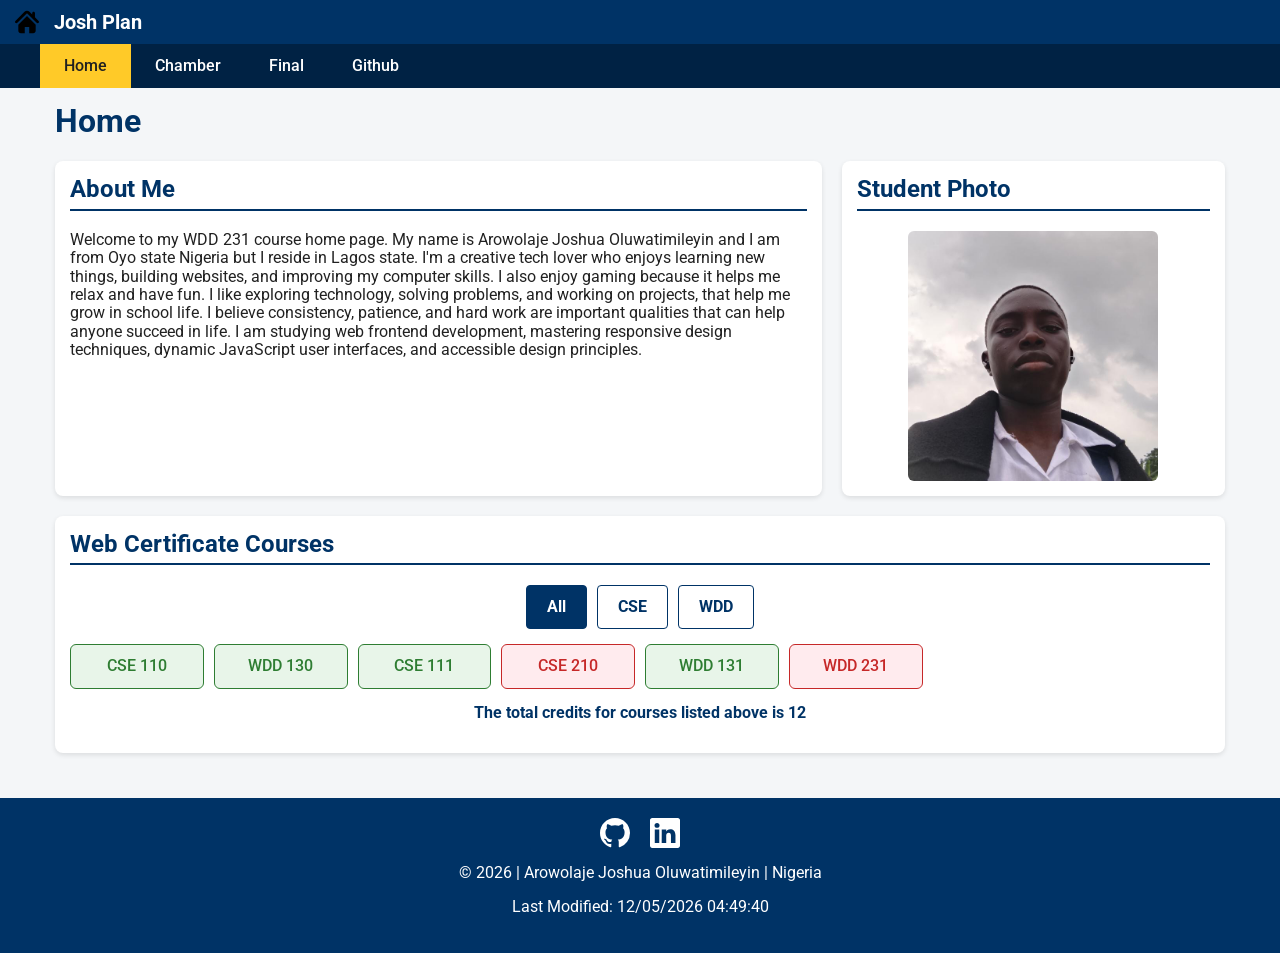
<file: index.html>
<!DOCTYPE html>
<html lang="en">
<head>
  <meta charset="UTF-8">
  <meta name="viewport" content="width=device-width, initial-scale=1.0">
  <title>WDD 231 - Course Homepage</title>
  <meta name="description" content="Course homepage for WDD 231: Web Frontend Development featuring personal profile, student photo, and course certificate progress.">
  <meta name="author" content="Arowolaje Joshua Oluwatimileyin">
  <meta property="og:tittle" content="WDD 231 - Course Homepage">
  <meta propery="og:description" content="Welcome to my WDD 231 course homepage featuring web development projects, responsive layouts">
  <meta property="og:image" content="https://aj-devhub.github.io/wdd231/images/profile-picture.jpg">
  <meta property="og:url" content="https://aj-devhub.github.io/wdd231/index.html">
  
  <!-- Google Fonts API -->
  <link rel="preconnect" href="https://fonts.googleapis.com">
  <link rel="icon" href="favicon.ico">
  <link rel="preconnect" href="https://fonts.gstatic.com" crossorigin>
  <link href="https://fonts.googleapis.com/css2?family=Roboto:wght@400;500;700&display=swap" rel="stylesheet">
  
  <!-- Stylesheets -->
  <link rel="stylesheet" href="styles/normalize.css">
  <link rel="stylesheet" href="styles/base.css">
  <link rel="stylesheet" href="styles/larger.css">
  
  <!-- Scripts with defer attribute -->
  <script src="scripts/navigation.js" defer></script>
  <script src="scripts/date.js" defer></script>
  <script src="scripts/course.js" defer></script>
</head>
<body>

  <header>
    <img src="images/home-icon.svg" alt="Site Logo" width="1" height="1">
    <span>Josh Plan</span>
    <button id="nav-button" class="hamburger" aria-label="Toggle navigation menu"></button>
  </header>

  <nav id="nav-bar" class="navigation">
    <ul>
      <li class="current"><a href="#">Home</a></li>
      <li><a href="#">Chamber</a></li>
      <li><a href="finalproject/index.html">Final</a></li>
      <li><a href="#">Github</a></li>
    </ul>
  </nav>

  <main>
    <h1>Home</h1>
    
    <div class="grid-container">
      <!-- Section 1: About Me -->
      <section class="card about">
        <h2>About Me</h2>
        <p>Welcome to my WDD 231 course home page. My name is Arowolaje Joshua Oluwatimileyin and I am from Oyo state Nigeria but I reside in Lagos state. I'm a creative tech lover who enjoys learning new things, building websites, and improving my computer skills. I also enjoy gaming because it helps me relax and have fun. I like exploring technology, solving problems, and working on projects, that help me grow in school life. I believe consistency, patience, and hard work are important qualities that can help anyone succeed in life. I am studying web frontend development, mastering responsive design techniques, dynamic JavaScript user interfaces, and accessible design principles.</p>
      </section>

      <!-- Section 2: Student Photo -->
      <section class="card photo">
        <h2>Student Photo</h2>
        <img src="images/profile-picture.jpg" alt="Arowolaje Joshua" width="250" height="250" loading="lazy">
      </section>

      <!-- Section 3: Web Certificate Courses -->
      <section class="card certificate">
        <h2>Web Certificate Courses</h2>
        
        <div class="filter-buttons">
          <button id="all-btn" class="active">All</button>
          <button id="cse-btn">CSE</button>
          <button id="wdd-btn">WDD</button>
        </div>

        <div id="course-container" class="course-grid"></div>
        <p id="total-credits" class="credit-summary"></p>
      </section>
    </div>
    <dialog id="course-details"></dialog>
  </main>

  <footer>
    <div class="social-links">
      <img src="images/github.svg" alt="GitHub Logo" width="30" height="30">
      <img src="images/linkedin.svg" alt="LinkedIn Logo" width="30" height="30">
    </div>
    
    <p>&copy; <span id="currentyear"></span> | Arowolaje Joshua Oluwatimileyin | Nigeria</p>
    <p id="lastModified"></p>

  </footer>

</body>
</html>
</file>
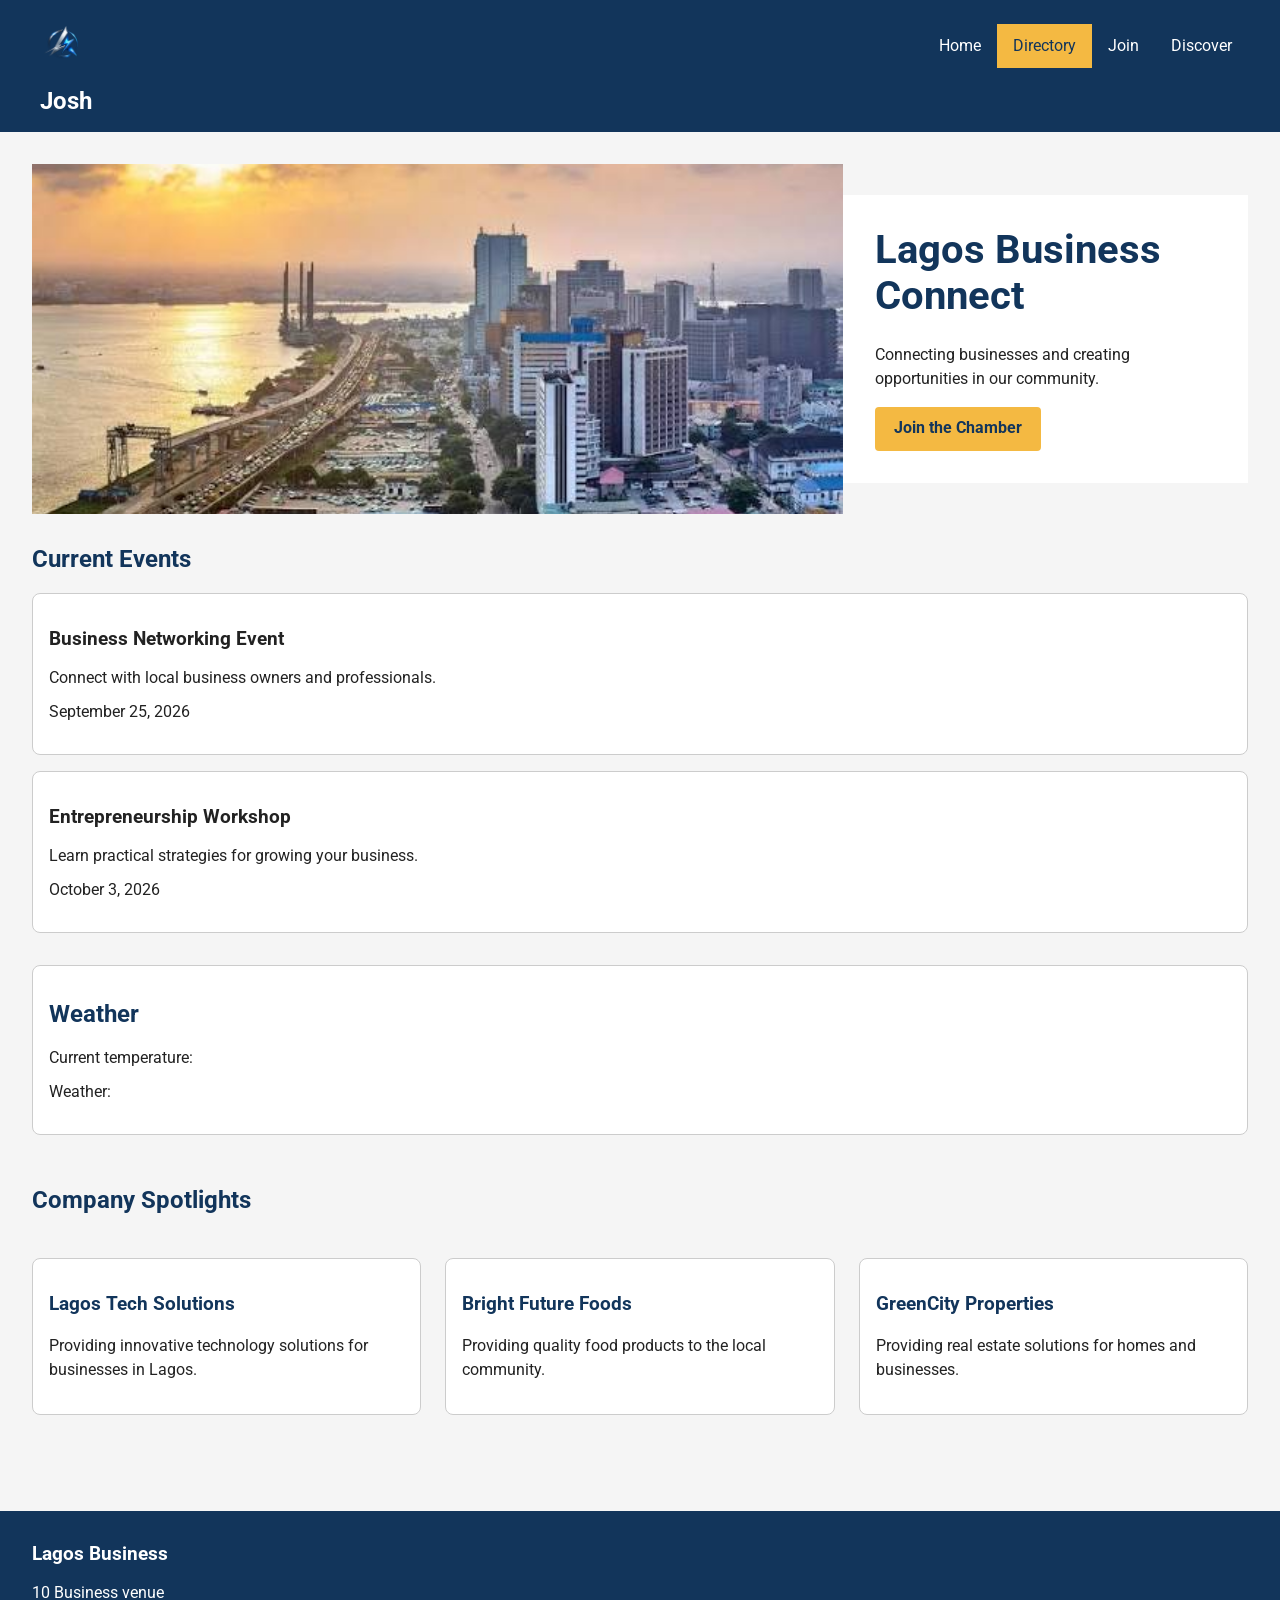
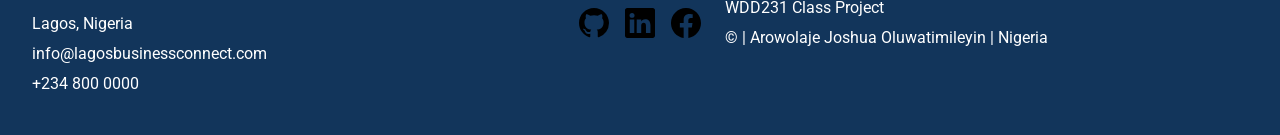
<file: chamber/index.html>
<!DOCTYPE html>
<html lang="en">
<head>
    <meta charset="UTF-8">
    <meta name="viewport" content="width=device-width, initial-scale=1.0">

    <title>Lagos Business Connect | Home</title>

    <meta name="description" content="Welcome to the Lagos Business Connect, connecting businesses and supporting economic growth in Lagos">
    <meta name="author" content="Arowolaje Joshua Oluwatimileyin">
    <meta property="og:title" content="WDD 231 - Chamber Project">
    <meta property="og:description" content="Welcome to my WDD 231 course homepage featuring web development">
    <meta property="og:image" content="https://aj-devhub.github.io/wdd231/images/profile-picture.jpg">
    <meta property="og:url" content="https://aj-devhub.github.io/wdd231/chamber/directory.html">

    <!--Links-->
    <link rel="stylesheet" href="styles/normalize.css">
    <link rel="stylesheet" href="styles/small.css">
    <link rel="stylesheet" href="styles/larger.css">
    <script src="scripts/directory.js" defer></script>
    <link rel="icon" href="favicon.ico">

    <!-- Google Fonts -->
    <link rel="preconnect" href="https://fonts.googleapis.com">
    <link rel="preconnect" href="https://fonts.gstatic.com" crossorigin>
    <link href="https://fonts.googleapis.com/css2?family=Roboto:wght@400;500;700&display=swap" rel="stylesheet">
</head>

<body>
    <header>
        <img src="images/site-plan.png" alt="Site Logo" width="1" height="1">
        <span>Josh</span>
        <button id="nav-button" class="hamburger" aria-label="Toggle navigation menu"></button>

        <nav>
            <a href="index.html">Home</a>
            <a href="directory.html" class="active">Directory</a>
            <a href="join.html">Join</a>
            <a href="discover.html">Discover</a>
        </nav>
    </header>
    <main>

        <!-- Hero Section -->
        <section class="hero">
            <img src="images/hero-banner.jpg" alt="Business professionals working together">

            <div class="hero-content">
                <h1>Lagos Business Connect</h1>
                <p>Connecting businesses and creating opportunities in our community.</p>
                <a href="join.html">Join the Chamber</a>
            </div>
        </section>


        <!-- Current Events Section -->
        <section class="events">
            <h2>Current Events</h2>

            <article>
                <h3>Business Networking Event</h3>
                <p>Connect with local business owners and professionals.</p>
                <p>September 25, 2026</p>
            </article>

            <article>
                <h3>Entrepreneurship Workshop</h3>
                <p>Learn practical strategies for growing your business.</p>
                <p>October 3, 2026</p>
            </article>
        </section>


        <!-- Weather Section -->
        <section class="weather">
            <h2>Weather</h2>

            <p>
                Current temperature:
                <span id="current-temp"></span>
            </p>

            <p>
                Weather:
                <span id="weather-description"></span>
            </p>
        </section>


        <!-- Company Spotlights Section -->
        <section class="spotlights">
            <h2>Company Spotlights</h2>

            <article>
                <h3>Lagos Tech Solutions</h3>
                <p>
                    Providing innovative technology solutions for businesses in Lagos.
                </p>
            </article>

            <article>
                <h3>Bright Future Foods</h3>
                <p>
                    Providing quality food products to the local community.
                </p>
            </article>

            <article>
                <h3>GreenCity Properties</h3>
                <p>
                    Providing real estate solutions for homes and businesses.
                </p>
            </article>
        </section>

    </main>
    <footer>
        <div class="footer-business">
            <h2>Lagos Business</h2>

            <p>10 Business venue</p>
            <p>Lagos, Nigeria</p>
            <p>info@lagosbusinessconnect.com</p>
            <p>+234 800 0000</p>
        </div>

        <div class="social-links">
            <img src="images/github.svg" alt="GitHub Logo" width="30" height="30">
            <img src="images/linkedin.svg" alt="LinkedIn Logo" width="30" height="30">
            <img src="images/facebook.svg" alt="Facebook Logo" width="30" height="30">
        </div>

        <div>
            <p>WDD231 Class Project</p>
            <p>&copy; <span id="currentyear"></span> | Arowolaje Joshua Oluwatimileyin | Nigeria</p>
            <p id="lastModified"></p> 
        </div>

    </footer>

</body>
</html>
</file>
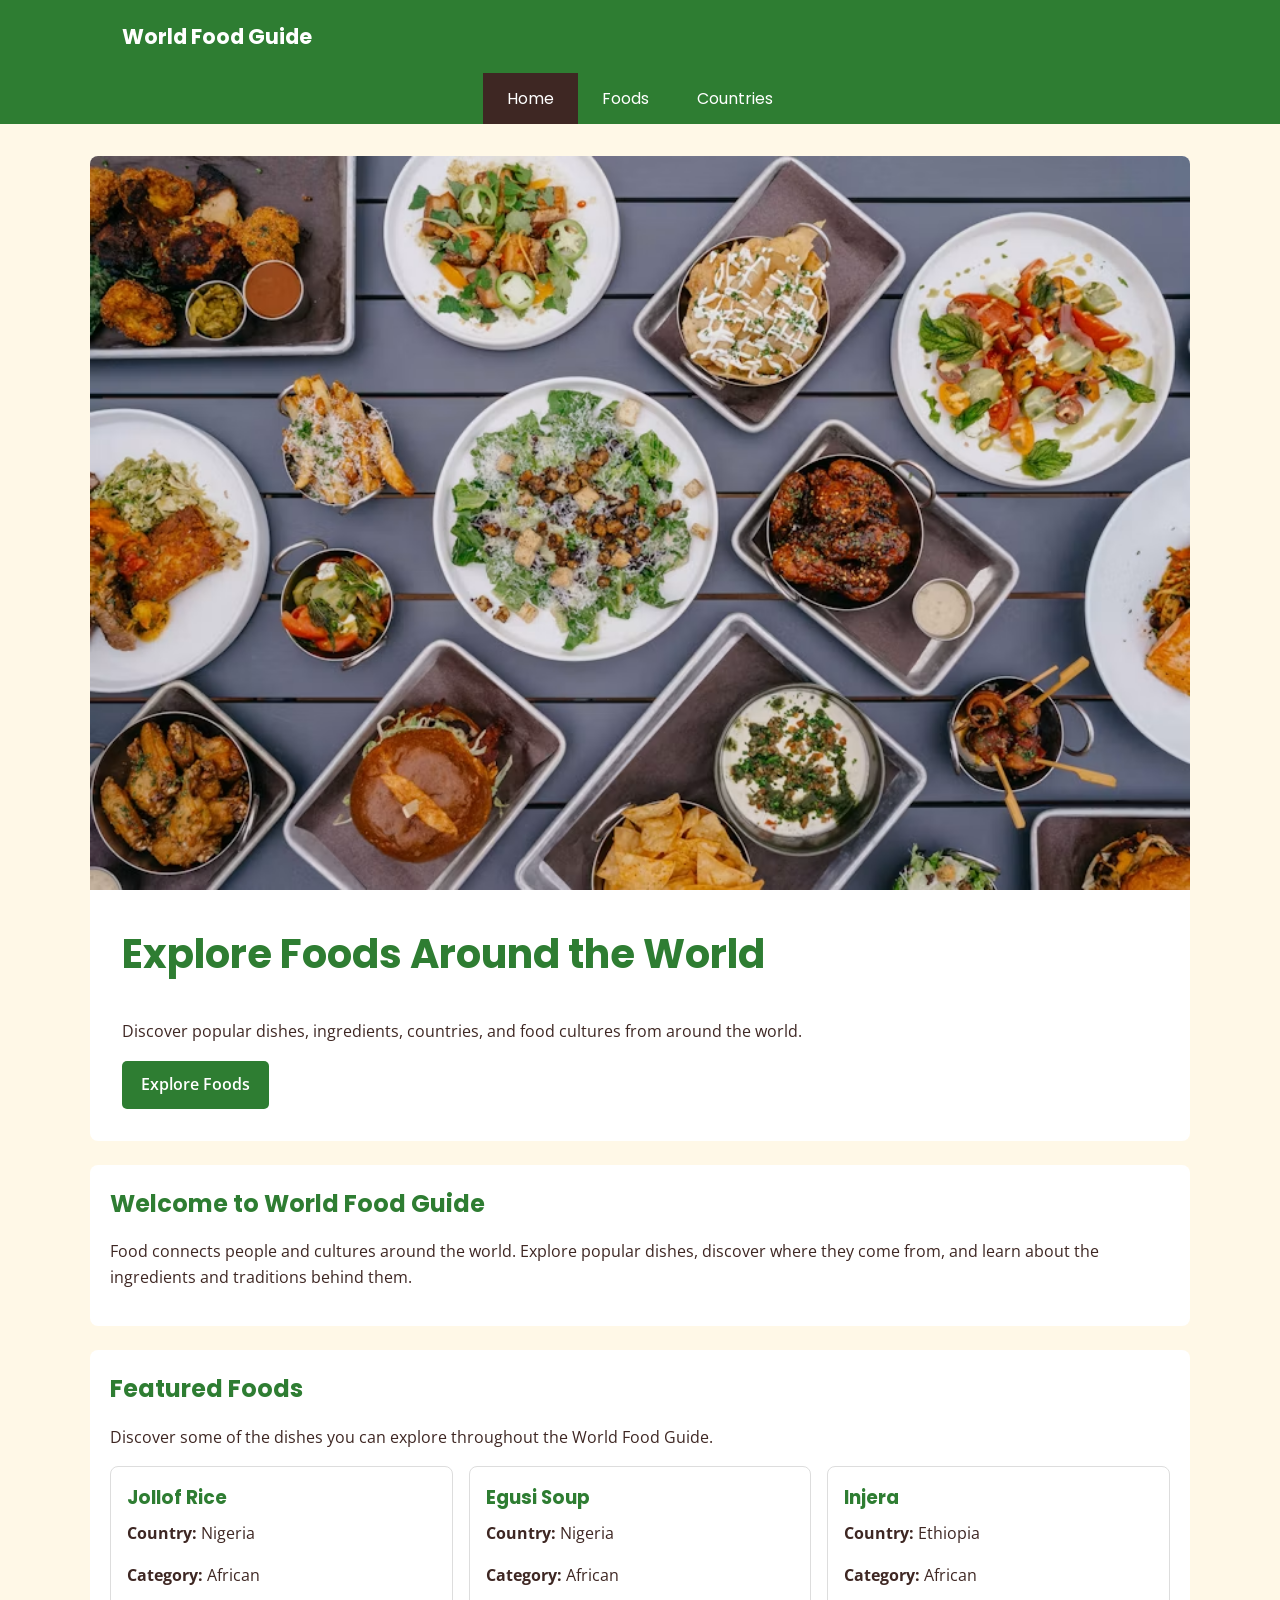
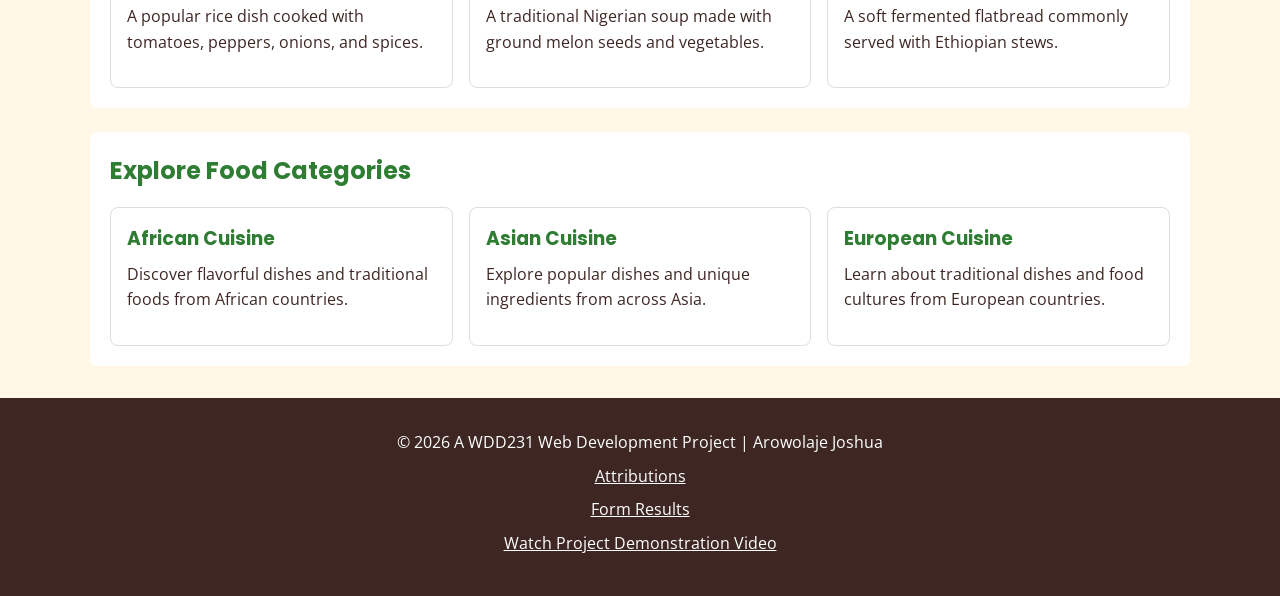
<file: finalproject/index.html>
<!DOCTYPE html>
<html lang="en">

<head>
    <meta charset="UTF-8">

    <meta name="viewport" content="width=device-width, initial-scale=1.0">

    <meta
        name="description"
        content="Explore popular foods, dishes, ingredients, and cuisines from countries around the world with the World Food Guide.">

    <meta
        name="author"
        content="Arowolaje Joshua Oluwatimileyin">

    <!-- Open Graph Metadata -->
    <meta
        property="og:title"
        content="World Food Guide | Explore Foods Around the World">

    <meta
        property="og:description"
        content="Discover foods, dishes, ingredients, and cuisines from around the world.">

    <meta property="og:type" content="website">

    <meta
        property="og:image"
        content="images/hero-food.jpg"
    >

    <meta
        property="og:url"
        content="https://aj-devhub.github.io/wdd231/final/">

    <title>World Food Guide | Home</title>

    <link rel="icon" href="images/favicon.ico">

    <!-- Google Fonts -->
    <link rel="preconnect" href="https://fonts.googleapis.com">
    <link rel="preconnect" href="https://fonts.gstatic.com" crossorigin>
    <link href="https://fonts.googleapis.com/css2?family=Open+Sans:wght@400;600&family=Poppins:wght@500;600;700&display=swap" rel="stylesheet">

    <!-- CSS -->
    <link rel="stylesheet" href="styles/normalize.css">
    <link rel="stylesheet" href="styles/small.css">
    <link rel="stylesheet" href="styles/larger.css">
</head>

<body>

    <header>

        <div class="site-header">

            <a href="index.html" class="site-logo">
                World Food Guide
            </a>

            <button
                id="menu-button"
                type="button"
                aria-label="Open navigation menu"
                aria-expanded="false"
                aria-controls="navigation"
            >
                ☰
            </button>

        </div>

        <nav id="navigation" aria-label="Main navigation">

            <ul>

                <li>
                    <a
                        href="index.html"
                        class="active"
                        aria-current="page"
                    >
                        Home
                    </a>
                </li>

                <li>
                    <a href="foods.html">
                        Foods
                    </a>
                </li>

                <li>
                    <a href="countries.html">
                        Countries
                    </a>
                </li>

            </ul>

        </nav>

    </header>

    <main>

        <section class="hero">

            <img
                src="images/hero-food.jpg"
                alt="A selection of foods from around the world"
            >

            <div class="hero-content">

                <h1>Explore Foods Around the World</h1>

                <p>
                    Discover popular dishes, ingredients,
                    countries, and food cultures from around
                    the world.
                </p>

                <a href="foods.html" class="button">
                    Explore Foods
                </a>

            </div>

        </section>

        <section class="introduction">

            <h2>Welcome to World Food Guide</h2>

            <p>
                Food connects people and cultures around the
                world. Explore popular dishes, discover where
                they come from, and learn about the ingredients
                and traditions behind them.
            </p>

        </section>

        <section class="featured-foods">

            <h2>Featured Foods</h2>

            <p>
                Discover some of the dishes you can explore
                throughout the World Food Guide.
            </p>

            <div id="featured-food-container">
                <!-- Featured foods will be generated with JavaScript -->
            </div>

        </section>

        <section class="food-categories">

            <h2>Explore Food Categories</h2>

            <div class="category-container">

                <article class="category">

                    <h3>African Cuisine</h3>

                    <p>
                        Discover flavorful dishes and traditional
                        foods from African countries.
                    </p>

                </article>

                <article class="category">

                    <h3>Asian Cuisine</h3>

                    <p>
                        Explore popular dishes and unique
                        ingredients from across Asia.
                    </p>

                </article>

                <article class="category">

                    <h3>European Cuisine</h3>

                    <p>
                        Learn about traditional dishes and food
                        cultures from European countries.
                    </p>

                </article>

            </div>

        </section>

    </main>

    <footer>

        <p> 
            &copy; <span id="current-year"></span> A WDD231 Web Development Project | Arowolaje Joshua
        </p>

        <p>
            <a href="attributions.html">
                Attributions
            </a>
        </p>

        <p>
            <a href="form-action.html">
                Form Results
            </a>
        </p>

        <p>
            <a href="https://youtube.com/shorts/i2Xhuj-dZDs" target="_blank" rel="noopener noreferrer"> Watch Project Demonstration Video</a>
        </p>

    </footer>

    <script type="module" src="scripts/main.js"></script>

</body>

</html>
</file>
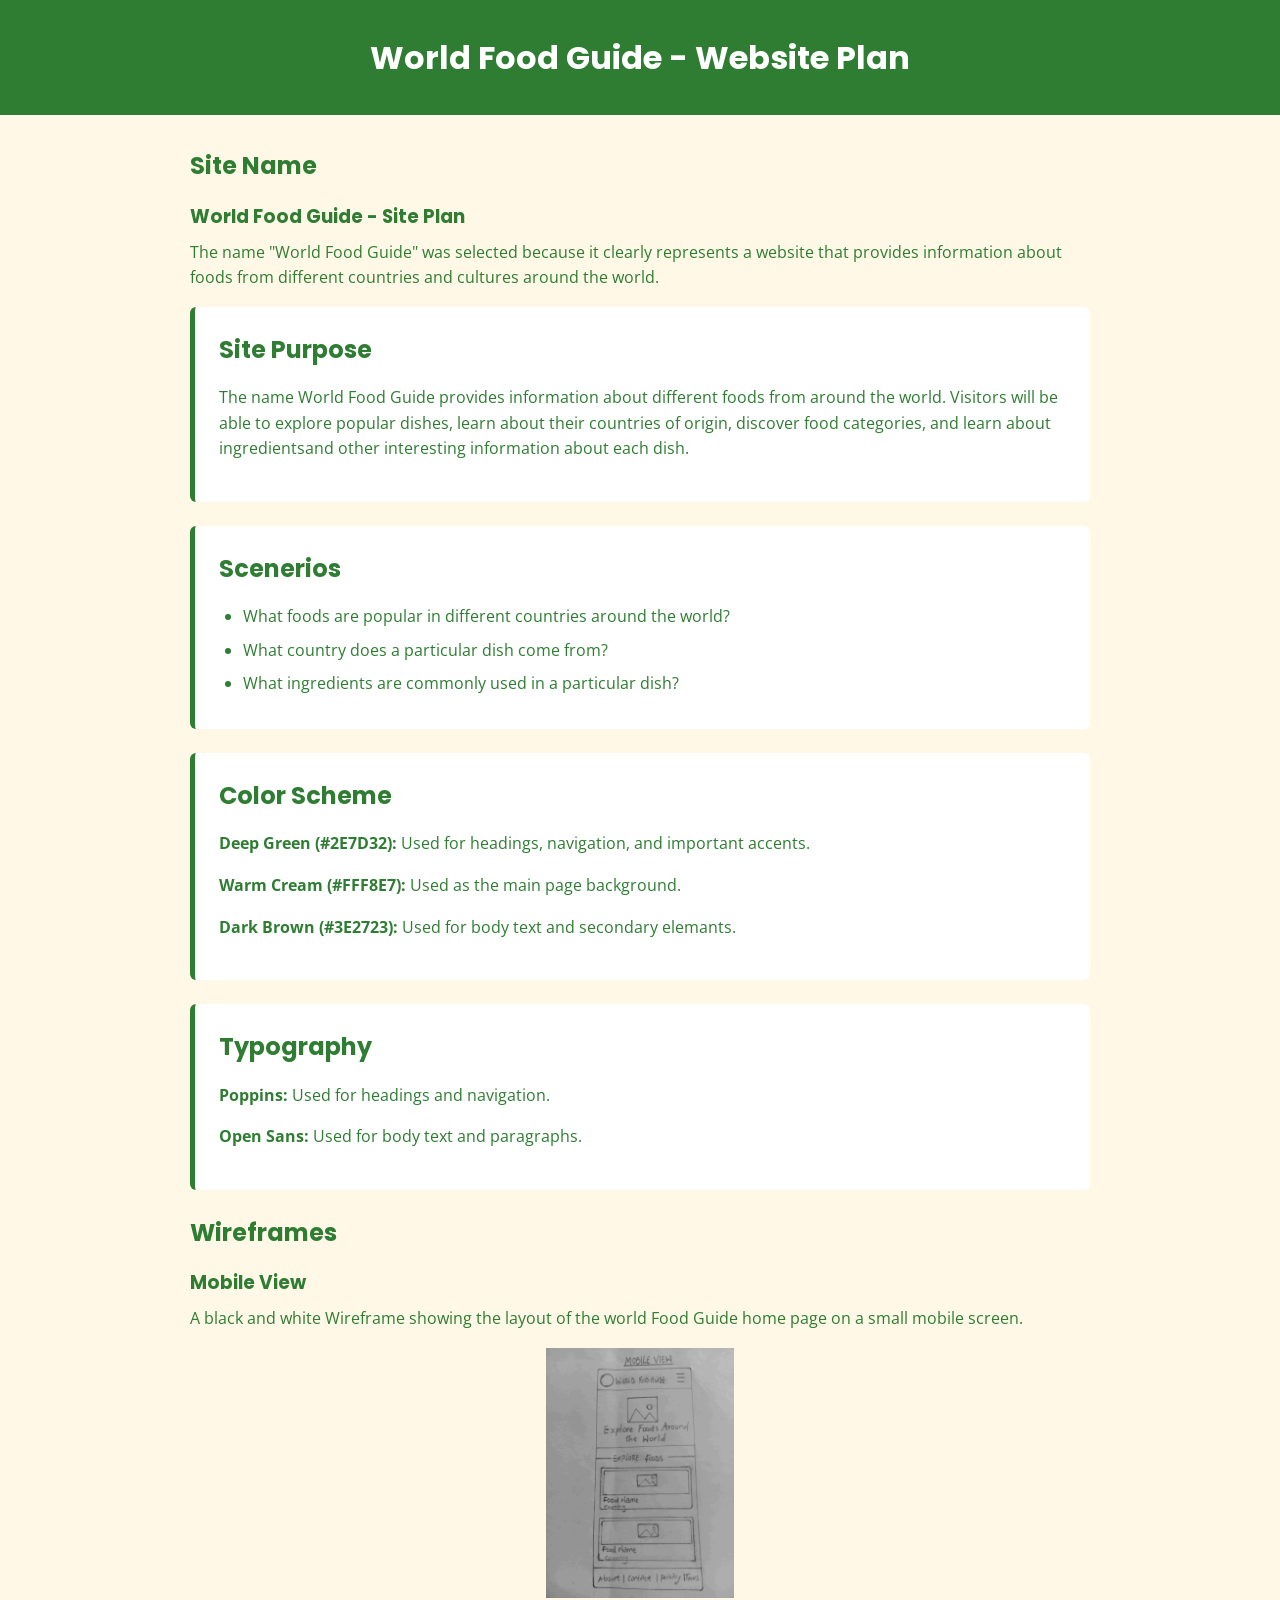
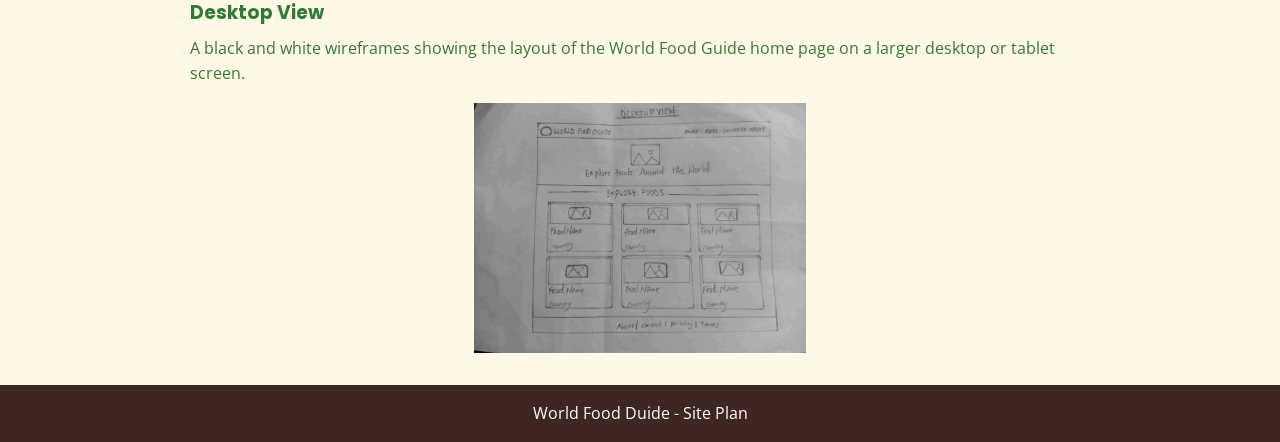
<file: site-plan/index.html>
<!DOCTYPE html>
<html lang="en">
<head>
    <meta charset="UTF-8">
    <meta name="viewport" content="width=device-width, initial-scale=1.0">
    <title>World Food Guide - Site Plan</title>
    <link rel="stylesheet" href="styles/site-plan.css">

    <link rel="preconnect" href="https://fonts.googleapis.com">

    <link rel="preconnect" href="https://fonts.gstatic.com" crossorigin>

    <link
        href="https://fonts.googleapis.com/css2?family=Open+Sans:wght@400;600&family=Poppins:wght@500;600;700&display=swap"
        rel="stylesheet">
        
</head>
<body>
    <header>
        <h1>World Food Guide - Website Plan</h1>
    </header>

    <main>
        <sectiion>
            <h2>Site Name</h2>
            <h3>World Food Guide - Site Plan</h3>

            <p> The name "World Food Guide" was selected because it clearly represents a website that provides information about foods from different countries and cultures around the world.</p>
        </sectiion>

        <section>
            <h2>Site Purpose</h2>

            <p> The name World Food Guide provides information about different foods from around the world. 
                Visitors will be able to explore popular dishes, learn about their countries of origin, 
                discover food categories, and learn about ingredientsand other interesting information about each dish.</p>
        </section>

        <section>
            <h2>Scenerios</h2>

            <ul>
                <li>
                    What foods are popular in different countries around the world?
                </li>

                <li>
                    What country does a particular dish come from?
                </li>

                <li>
                    What ingredients are commonly used in a particular dish?
                </li>
            </ul>
        </section>

        <section>
            <h2>Color Scheme</h2>

            <p>
                <strong>Deep Green (#2E7D32):</strong> Used for headings, navigation, and important accents.
            </p>

            <p>
                <strong>Warm Cream (#FFF8E7):</strong> Used as the main page background.
            </p>

            <p>
                <strong>Dark Brown (#3E2723):</strong> Used for body text and secondary elemants.
            </p>
        </section>

        <section>
            <h2>Typography</h2>

            <p>
                <strong>Poppins:</strong> Used for headings and navigation.
            </p>

            <p>
                <strong>Open Sans:</strong> Used for body text and paragraphs.
            </p>
        </section>

        <sections class="hero">
            <h2>Wireframes</h2>

            <h3>Mobile View</h3>

            <p>
                A black and white Wireframe showing the layout of the world Food Guide home page
                 on a small mobile screen. 
            </p>

            <img src="images/mobile-view.jpg" alt="Hand-drawn wireframe of the World Food Guide home pagefor a mobile screen">

            <h3>Desktop View</h3>

            <p>
                A black and white wireframes showing the layout of the World Food Guide home page on a larger desktop or tablet screen. 
            </p>

            <img src="images/desktop-view.jpg" alt="Hand-drawn wireframe of the World Food Guide home pagefor a desktop screen">
            
        </sections>
    </main>

    <footer>
        <p>World Food Duide - Site Plan</p>
    </footer>

</body>
</html>
</file>
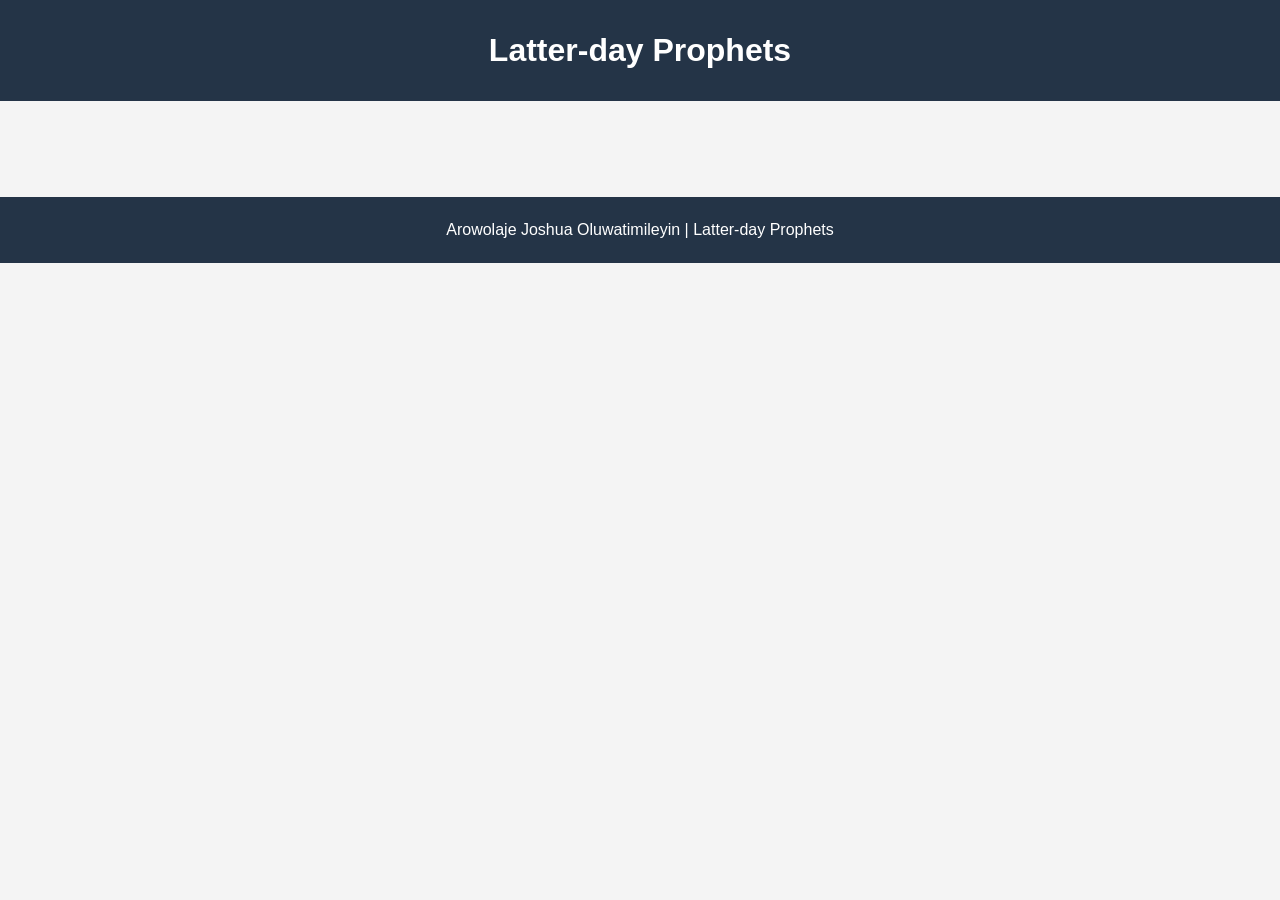
<file: prophets.html>
<!DOCTYPE html>
<html lang="en">
<head>
    <meta charset="UTF-8">
    <meta name="viewport" content="width=device-width, initial-scale=1.0">
    <title>Prophets</title>
    <meta name="description" content="My Prophets website">
    <meta name="author" content="Arowolaje Joshua Oluwatimileyin">
    <link rel="stylesheet" href="styles/prophets.css">
    <script src="scripts/prophets.js" defer></script> 
</head>
<body>
    <header>
        <h1>Latter-day Prophets</h1>
    </header>
    <main>
        <div id="cards"></div>
    </main>
    <footer>
       Arowolaje Joshua Oluwatimileyin | Latter-day Prophets
    </footer>

</body>
</html>
</file>
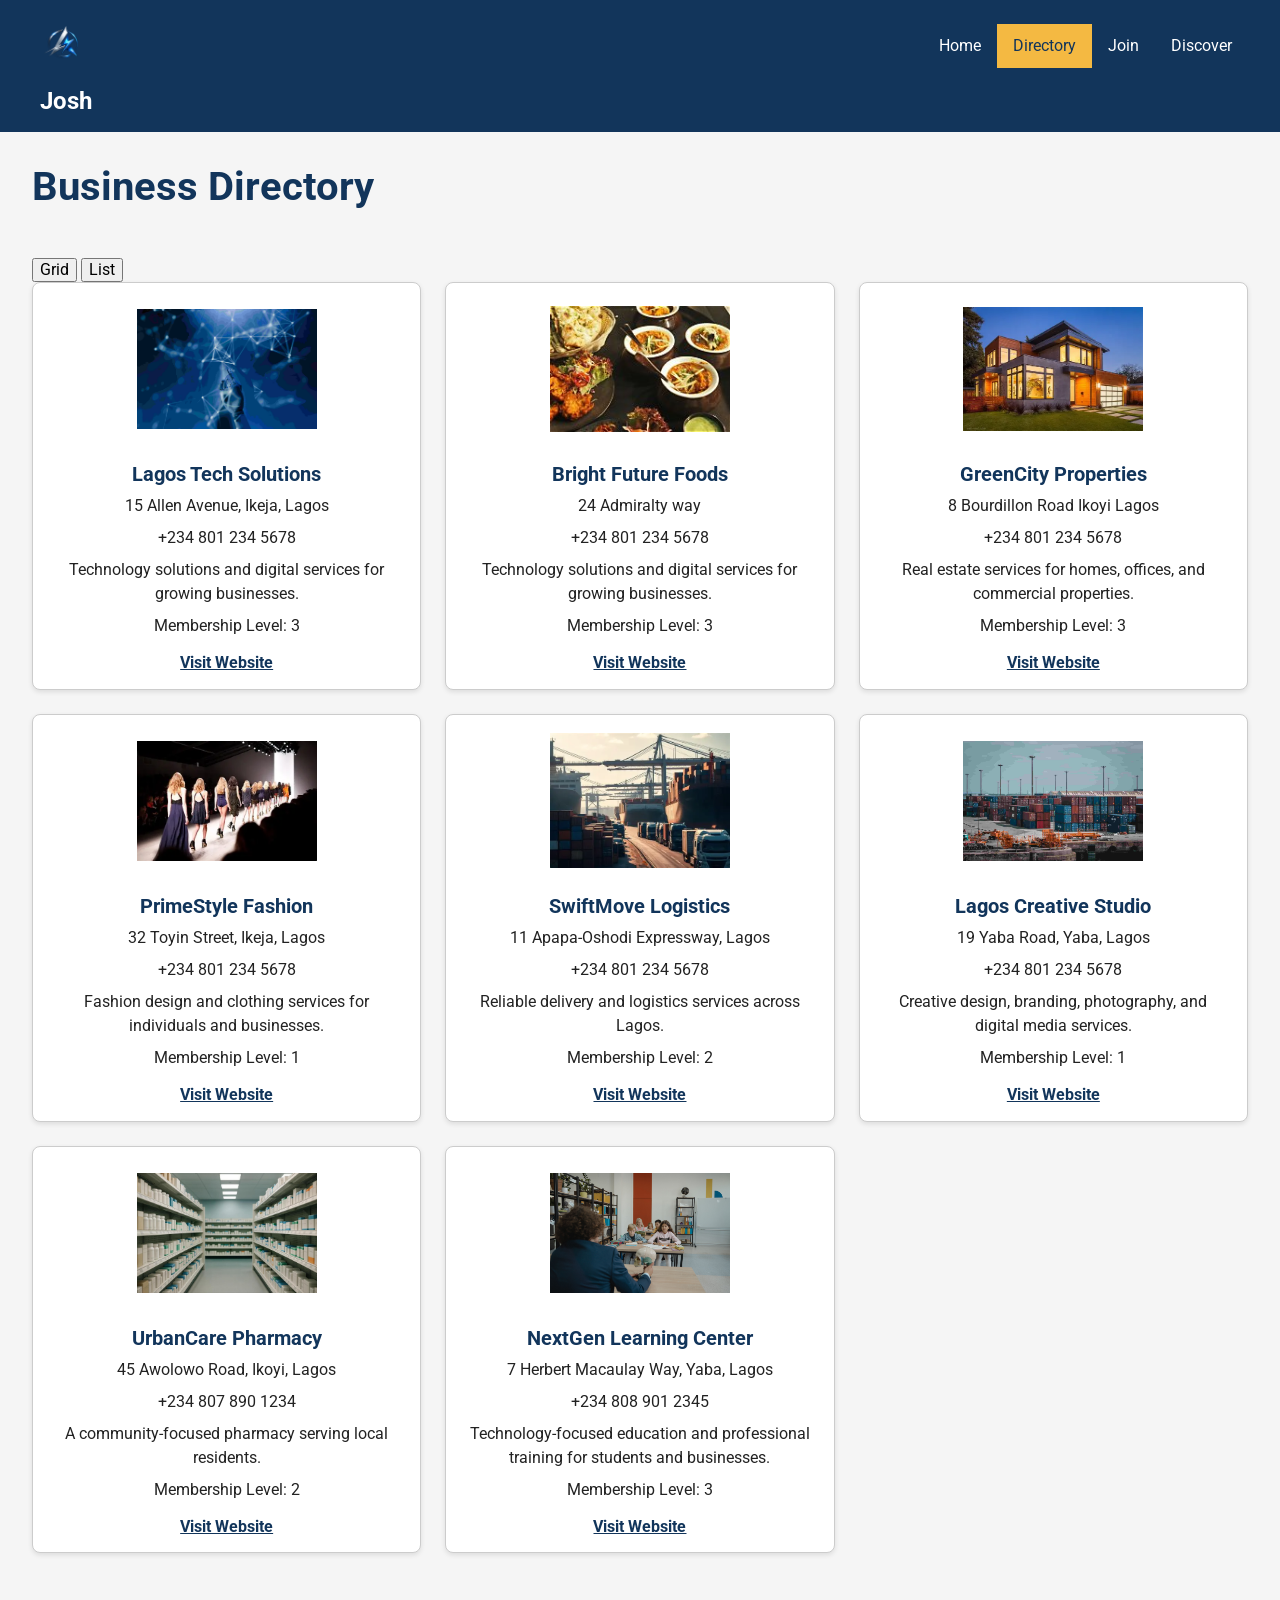
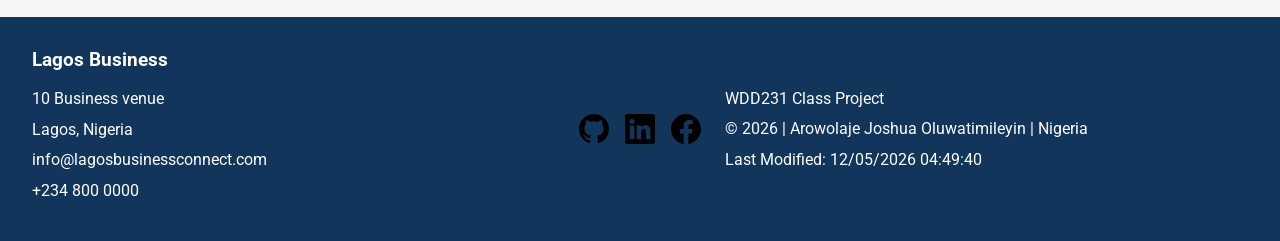
<file: chamber/directory.html>
<!DOCTYPE html>
<html lang="en">
<head>
    <meta charset="UTF-8">
    <meta name="viewport" content="width=device-width, initial-scale=1.0">

    <title>Lagos Business Connect</title>

    <meta name="description" content="Lagos Business Connect - Connecting businesses and Communities in Lagos">
    <meta name="author" content="Arowolaje Joshua Oluwatimileyin">
    <meta property="og:tittle" content="WDD 231 - Chamber Project">
    <meta property="og:description" content="Welcome to my WDD 231 course homepage featuring web development">
    <meta property="og:image" content= "https://aj-devhub.github.io/wdd231/images/profile-picture.jpg">
    <meta property="og:url" content="https://aj-devhub.github.io/wdd231/chamber/directory.html">

    <!--Links-->
    <link rel="stylesheet" href="styles/normalize.css">
    <link rel="stylesheet" href="styles/small.css">
    <link rel="stylesheet" href="styles/larger.css">
    <script src="scripts/directory.js" defer></script>
    <link rel="icon" href="favicon.ico">

    <!-- Google Fonts -->
    <link rel="preconnect" href="https://fonts.googleapis.com">
    <link rel="preconnect" href="https://fonts.gstatic.com" crossorigin>
    <link href="https://fonts.googleapis.com/css2?family=Roboto:wght@400;500;700&display=swap" rel="stylesheet">
</head>

<body>
    <header>
        <img src="images/Site-plan.png" alt="Site Logo" width="1" height="1">
        <span>Josh</span>
        <button id="nav-button" class="hamburger" aria-label="Toggle navigation menu"></button>

        <nav>
            <a href="index.html">Home</a>
            <a href="directory.html" class="active">Directory</a>
            <a href="join.html">Join</a>
            <a href="discover.html">Discover</a>
        </nav>
    </header>
    <main>
        <h1>Business Directory</h1>
        <div class="view-button"></div>
            <button id="grid">Grid</button>
            <button id="list">List</button>

        <section id="members" class=grid></section>
    </main>
    <footer>
        <div class="footer-business">
            <h2>Lagos Business</h2>

            <p>10 Business venue</p>
            <p>Lagos, Nigeria</p>
            <p>info@lagosbusinessconnect.com</p>
            <p>+234 800 0000</p>
        </div>

        <div class="social-links">
            <img src="images/github.svg" alt="GitHub Logo" width="30" height="30">
            <img src="images/linkedin.svg" alt="LinkedIn Logo" width="30" height="30">
            <img src="images/facebook.svg" alt="Facebook Logo" width="30" height="30">
        </div>

        <div>
            <p>WDD231 Class Project</p>
            <p>&copy; <span id="currentyear"></span> | Arowolaje Joshua Oluwatimileyin | Nigeria</p>
            <p id="lastModified"></p> 
        </div>

    </footer>

</body>
</html>
</file>
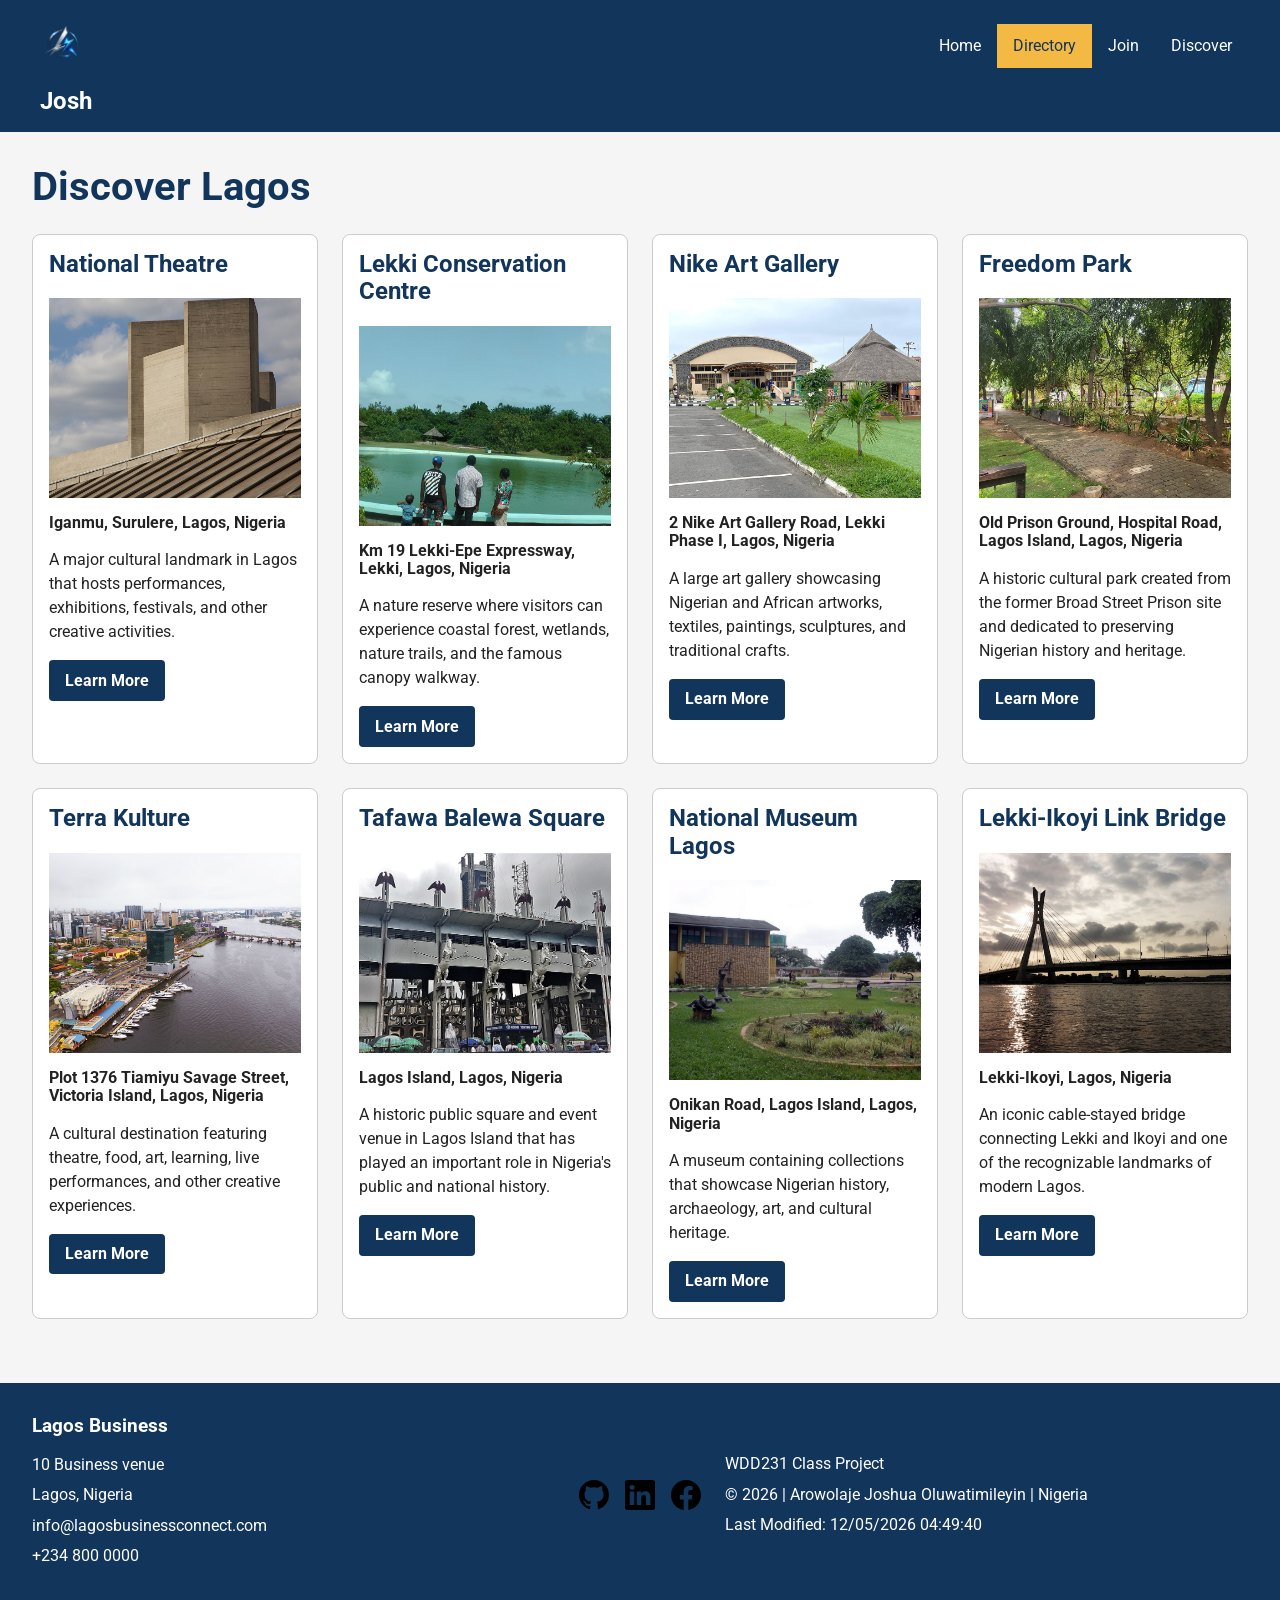
<file: chamber/discover.html>
<!DOCTYPE html>
<html lang="en">
<head>
    <meta charset="UTF-8">
    <meta name="viewport" content="width=device-width, initial-scale=1.0">

    <title>Lagos Business Connect</title>

    <meta name="description" content="Lagos Business Connect - Connecting businesses and Communities in Lagos">
    <meta name="author" content="Arowolaje Joshua Oluwatimileyin">
    <meta property="og:tittle" content="WDD 231 - Chamber Project">
    <meta property="og:description" content="Welcome to my WDD 231 course homepage featuring web development">
    <meta property="og:image" content= "https://aj-devhub.github.io/wdd231/images/profile-picture.jpg">
    <meta property="og:url" content="https://aj-devhub.github.io/wdd231/chamber/directory.html">

    <!--Links-->
    <link rel="stylesheet" href="styles/normalize.css">
    <link rel="stylesheet" href="styles/small.css">
    <link rel="stylesheet" href="styles/larger.css">
    <script  type="module" src="scripts/discover.js" defer></script>
    <link rel="icon" href="favicon.ico">

    <!-- Google Fonts -->
    <link rel="preconnect" href="https://fonts.googleapis.com">
    <link rel="preconnect" href="https://fonts.gstatic.com" crossorigin>
    <link href="https://fonts.googleapis.com/css2?family=Roboto:wght@400;500;700&display=swap" rel="stylesheet">
</head>
<body>
    <header>
        <img src="images/site-plan.png" alt="Site Logo" width="1" height="1">
        <span>Josh</span>
        <button id="nav-button" class="hamburger" aria-label="Toggle navigation menu"></button>

        <nav>
            <a href="index.html">Home</a>
            <a href="directory.html" class="active">Directory</a>
            <a href="join.html">Join</a>
            <a href="discover.html">Discover</a>
        </nav>
    </header>
    <main>
        <h1>Discover Lagos</h1>

        <div id="visitMessage"></div>

        <section id="discover-container"></section>
    </main>
    <footer>
        <div class="footer-business">
            <h2>Lagos Business</h2>

            <p>10 Business venue</p>
            <p>Lagos, Nigeria</p>
            <p>info@lagosbusinessconnect.com</p>
            <p>+234 800 0000</p>
        </div>

        <div class="social-links">
            <img src="images/github.svg" alt="GitHub Logo" width="30" height="30">
            <img src="images/linkedin.svg" alt="LinkedIn Logo" width="30" height="30">
            <img src="images/facebook.svg" alt="Facebook Logo" width="30" height="30">
        </div>

        <div>
            <p>WDD231 Class Project</p>
            <p>&copy; <span id="currentyear"></span> | Arowolaje Joshua Oluwatimileyin | Nigeria</p>
            <p id="lastModified"></p> 
        </div>

    </footer>

</body>
</html>
</file>
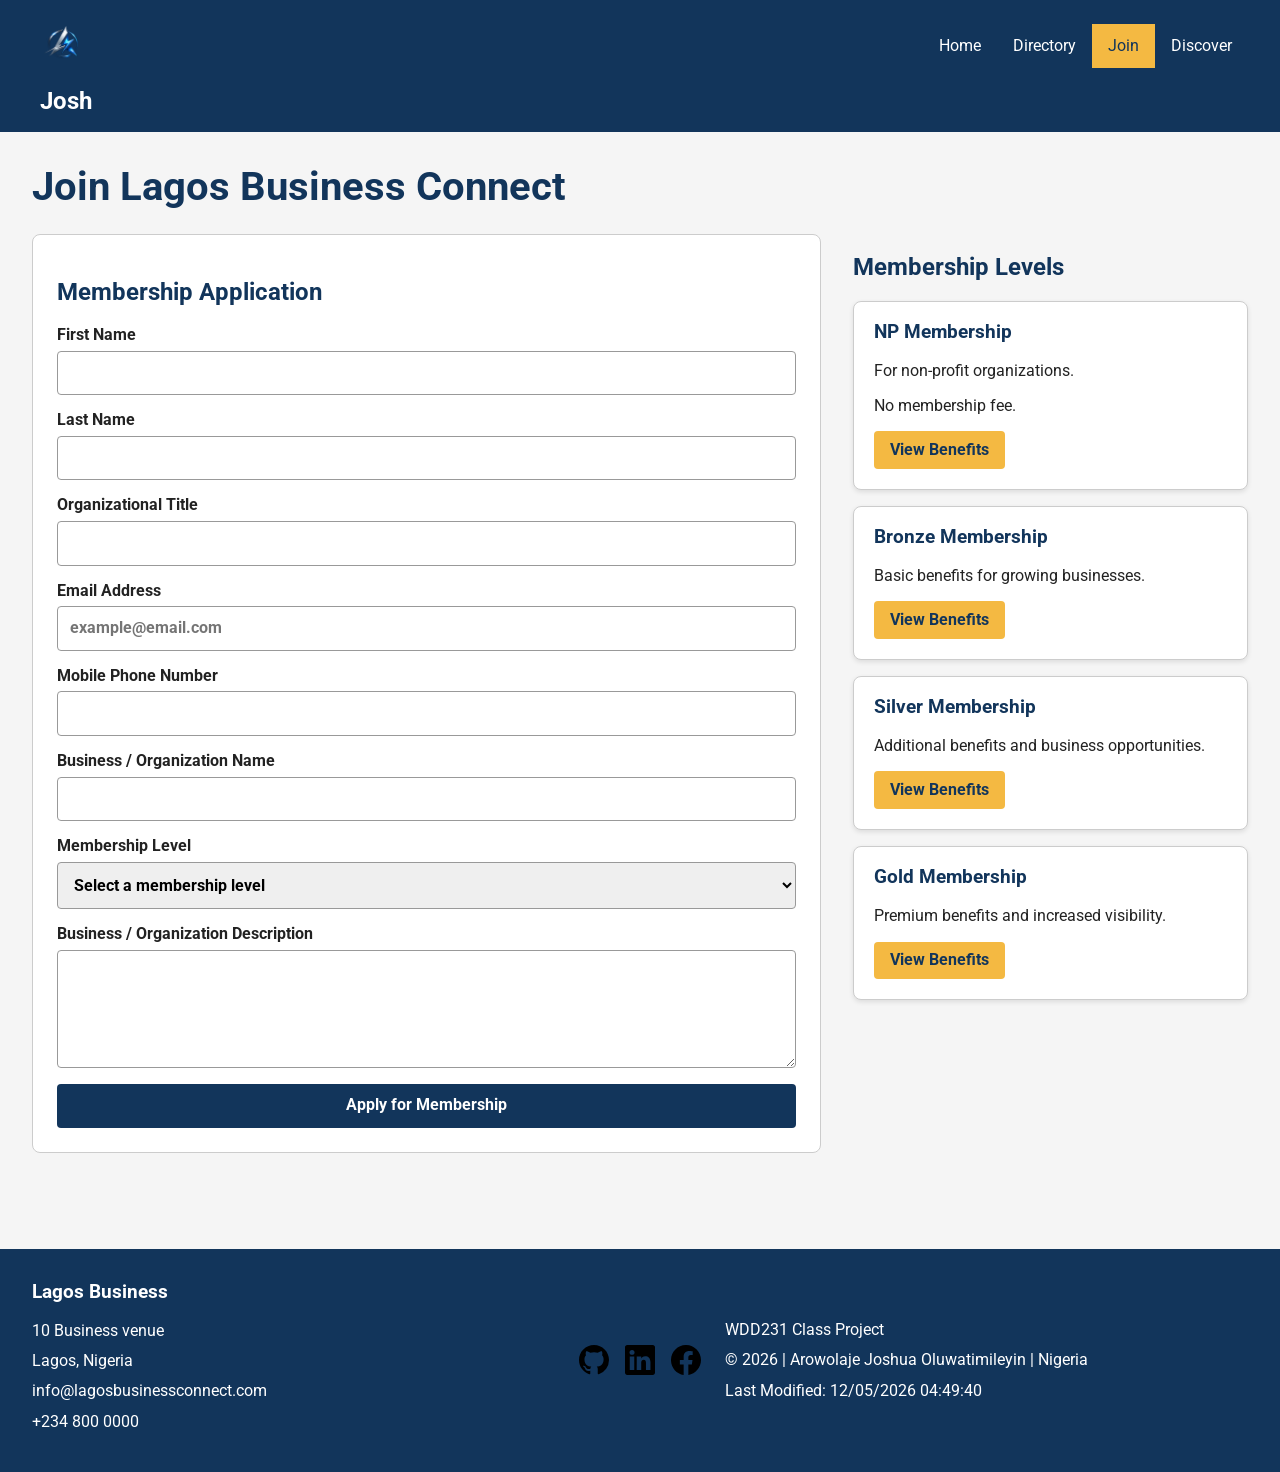
<file: chamber/join.html>
<!DOCTYPE html>
<html lang="en">
<head>
    <meta charset="UTF-8">
    <meta name="viewport" content="width=device-width, initial-scale=1.0">

    <title>Join | Lagos Business Connect</title>

    <meta name="description" content="Join Lagos Business Connect and connect with businesses and communities in Lagos">
    <meta name="author" content="Arowolaje Joshua Oluwatimileyin">

    <meta property="og:title" content="WDD 231 - Chamber Project">
    <meta property="og:description" content="Join Lagos Business Connect and become part of a growing community of businesses shaping Lagos. Connect with local companies, and grow your network.">
    <meta property="og:image" content="https://aj-devhub.github.io/wdd231/images/profile-picture.jpg">
    <meta property="og:url" content="https://aj-devhub.github.io/wdd231/chamber/join.html">

    <!-- Links -->
    <link rel="stylesheet" href="styles/normalize.css">
    <link rel="stylesheet" href="styles/small.css">
    <link rel="stylesheet" href="styles/larger.css">
    <script src="scripts/join.js" defer></script>
    <link rel="icon" href="favicon.ico">

    <!-- Google Fonts -->
    <link rel="preconnect" href="https://fonts.googleapis.com">
    <link rel="preconnect" href="https://fonts.gstatic.com" crossorigin>
    <link href="https://fonts.googleapis.com/css2?family=Roboto:wght@400;500;700&display=swap" rel="stylesheet">
</head>

<body>
    <header>
        <img src="images/Site-plan.png" alt="Site Logo" width="1" height="1">
        <span>Josh</span>
        <button
            id="nav-button"
            class="hamburger"
            aria-label="Toggle navigation menu">
        </button>

        <nav>
            <a href="index.html">Home</a>
            <a href="directory.html">Directory</a>
            <a href="join.html" class="active">Join</a>
            <a href="discover.html">Discover</a>
        </nav>
    </header>
    <main>
        <h1>Join Lagos Business Connect</h1>
        <div class="join-container">

            <!-- JOIN FORM -->
            <section class="join-form">
                <h2>Membership Application</h2>
                <form method="get" action="thankyou.html">
                    <label for="first-name"> 
                        First Name
                        <input type="text" id="first-name" name="first-name" title="Enter your first name" autocomplete="given-name" required>
                    </label>

                    <label for="last-name">
                        Last Name
                        <input type="text" id="last-name" name="last-name" title="Enter your last name" autocomplete="family-name" required>
                    </label>

                    <label for="organization-title">
                        Organizational Title
                        <input type="text" id="organization-title" name="organization-title" title="Enter your organizational title" autocomplete="organization-title" pattern="[A-Za-zÀ-ÿ -]{7,}">
                    </label>

                    <label for="email">
                        Email Address <input type="email" id="email" name="email" title="Enter your email address" autocomplete="email" placeholder="example@email.com" required>
                    </label>

                    <label for="phone">
                        Mobile Phone Number
                        <input type="tel" id="phone" name="phone" title="Enter your mobile phone number" autocomplete="tel" required>
                    </label>

                    <label for="organization">
                        Business / Organization Name
                        <input type="text" id="organization" name="organization" title="Enter your business or organization name" autocomplete="organization" required>
                    </label>

                    <label for="membership-level">
                        Membership Level
                        <select id="membership-level" name="membership-level" title="Select your membership level" required>
                            <option value="" disabled selected>
                                Select a membership level
                            </option>
                            <option value="np">
                                NP Membership
                            </option>
                            <option value="bronze">
                                Bronze Membership
                            </option>
                            <option value="silver">
                                Silver Membership
                            </option>
                            <option value="gold">
                                Gold Membership
                            </option>
                        </select>
                    </label>

                    <label for="description">
                        Business / Organization Description
                        <textarea id="description" name="description" title="Describe your business or organization" rows="5"></textarea>
                    </label>
                    <input
                        type="hidden"
                        id="timestamp"
                        name="timestamp">
                    <input type="submit" value="Apply for Membership">
                </form>
            </section>

            <!-- MEMBERSHIP LEVELS -->
            <section class="membership-levels">
                <h2>Membership Levels</h2>

                <article class="membership-card">
                    <h3>NP Membership</h3>
                    <p>For non-profit organizations.</p>
                    <p>No membership fee.</p>
                    <a href="#np-modal">View Benefits</a>
                </article>

                <article class="membership-card">
                    <h3>Bronze Membership</h3>
                    <p>Basic benefits for growing businesses.</p>
                    <a href="#bronze-modal">View Benefits</a>
                </article>

                <article class="membership-card">
                    <h3>Silver Membership</h3>
                    <p>Additional benefits and business opportunities.</p>
                    <a href="#silver-modal">View Benefits</a>
                </article>

                <article class="membership-card">
                    <h3>Gold Membership</h3>
                    <p>Premium benefits and increased visibility.</p>
                    <a href="#gold-modal">View Benefits</a>
                </article>

            </section>

        </div>

        <!-- NP MODAL -->
        <dialog id="np-modal">
            <h2>NP Membership Benefits</h2>

            <ul>
                <li>No membership fee</li>
                <li>Networking opportunities</li>
                <li>Access to selected chamber events</li>
            </ul>
            <button type="button" class="close-modal">
                Close
            </button>
        </dialog>

        <!-- BRONZE MODAL -->
        <dialog id="bronze-modal">
            <h2>Bronze Membership Benefits</h2>

            <ul>
                <li>Business networking opportunities</li>
                <li>Access to selected training events</li>
                <li>Discounts on selected chamber events</li>
            </ul>

            <button type="button" class="close-modal">
                Close
            </button>
        </dialog>

        <!-- SILVER MODAL -->
        <dialog id="silver-modal">
            <h2>Silver Membership Benefits</h2>

            <ul>
                <li>All Bronze membership benefits</li>
                <li>Additional training opportunities</li>
                <li>Event discounts</li>
                <li>Business advertising opportunities</li>
            </ul>

            <button type="button" class="close-modal">
                Close
            </button>
        </dialog>

        <!-- GOLD MODAL -->
        <dialog id="gold-modal">
            <h2>Gold Membership Benefits</h2>

            <ul>
                <li>All Silver membership benefits</li>
                <li>Premium networking opportunities</li>
                <li>Priority event opportunities</li>
                <li>Advertising and spotlight opportunities</li>
                <li>Additional business promotion opportunities</li>
            </ul>

            <button type="button" class="close-modal">
                Close
            </button>
        </dialog>

    </main>
    <footer>
        <div class="footer-business">
            <h2>Lagos Business</h2>

            <p>10 Business venue</p>
            <p>Lagos, Nigeria</p>
            <p>info@lagosbusinessconnect.com</p>
            <p>+234 800 0000</p>
        </div>

        <div class="social-links">
            <img src="images/github.svg" alt="GitHub Logo" width="30" height="30">
            <img src="images/linkedin.svg" alt="LinkedIn Logo" width="30" height="30">
            <img src="images/facebook.svg" alt="Facebook Logo" width="30" height="30">
        </div>

        <div>
            <p>WDD231 Class Project</p>
            <p>&copy; <span id="currentyear"></span> | Arowolaje Joshua Oluwatimileyin | Nigeria</p>
            <p id="lastModified"></p> 
        </div>

    </footer>

</body>
</html>
</file>
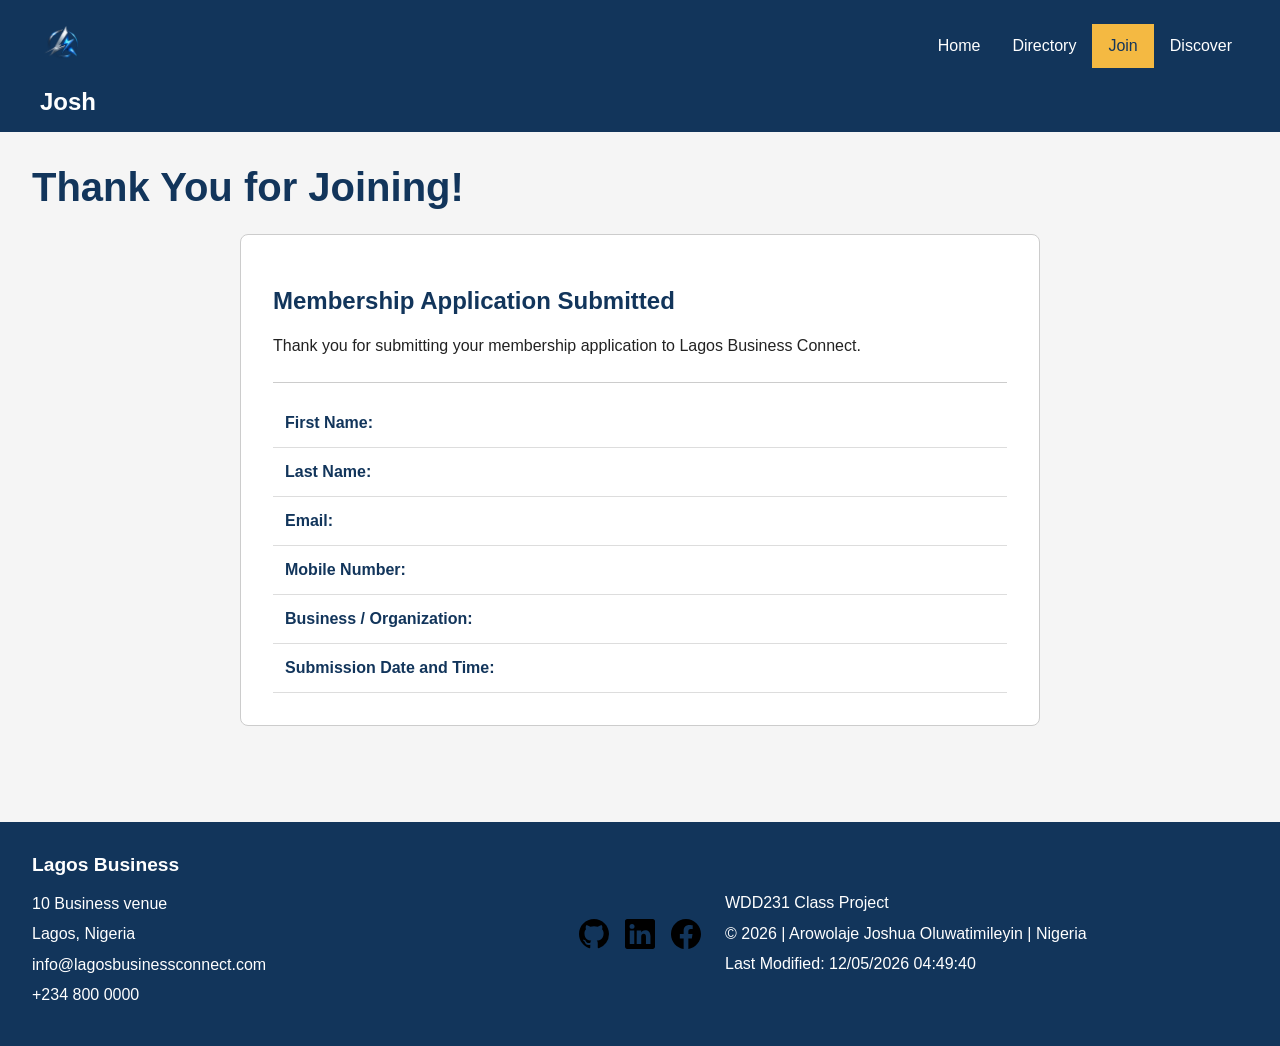
<file: chamber/thankyou.html>
<!DOCTYPE html>
<html lang="en">
<head>
    <meta charset="UTF-8">
    <meta name="viewport" content="width=device-width, initial-scale=1.0">

    <title>Thank You | Lagos Business Connect</title>

    <meta name="description" content="Thank you for joining Lagos Business Connect">
    <meta name="author" content="Arowolaje Joshua Oluwatimileyin">
    <meta property="og:title" content="WDD 231 - Chamber Project">
    <meta property="og:description" content="Thank you for joining Lagos Business Connect">
    <meta property="og:image" content="https://aj-devhub.github.io/wdd231/images/profile-picture.jpg">
    <meta property="og:url" content="https://aj-devhub.github.io/wdd231/chamber/thankyou.html">

    <!-- Links -->
    <link rel="stylesheet" href="styles/normalize.css">
    <link rel="stylesheet" href="styles/small.css">
    <link rel="stylesheet" href="styles/larger.css">
    <script src="scripts/join.js" defer></script>
    <link rel="icon" href="favicon.ico">
</head>

<body>
    <header>
        <img src="images/Site-plan.png" alt="Site Logo" width="1" height="1">
        <span>Josh</span>
        <button id="nav-button" class="hamburger" aria-label="Toggle navigation menu"></button>

        <nav>
            <a href="index.html">Home</a>
            <a href="directory.html">Directory</a>
            <a href="join.html" class="active">Join</a>
            <a href="discover.html">Discover</a>
        </nav>
    </header>

    <main>

        <h1>Thank You for Joining!</h1>

        <section class="thankyou">

            <h2>Membership Application Submitted</h2>

            <p>
                Thank you for submitting your membership application
                to Lagos Business Connect.
            </p>

            <div class="submitted-info">

                <p>
                    <strong>First Name:</strong>
                    <span id="display-first-name"></span>
                </p>

                <p>
                    <strong>Last Name:</strong>
                    <span id="display-last-name"></span>
                </p>

                <p>
                    <strong>Email:</strong>
                    <span id="display-email"></span>
                </p>

                <p>
                    <strong>Mobile Number:</strong>
                    <span id="display-phone"></span>
                </p>

                <p>
                    <strong>Business / Organization:</strong>
                    <span id="display-organization"></span>
                </p>

                <p>
                    <strong>Submission Date and Time:</strong>
                    <span id="display-timestamp"></span>
                </p>

            </div>

        </section>

    </main>
    <footer>
        <div class="footer-business">
            <h2>Lagos Business</h2>

            <p>10 Business venue</p>
            <p>Lagos, Nigeria</p>
            <p>info@lagosbusinessconnect.com</p>
            <p>+234 800 0000</p>
        </div>

        <div class="social-links">
            <img src="images/github.svg" alt="GitHub Logo" width="30" height="30">
            <img src="images/linkedin.svg" alt="LinkedIn Logo" width="30" height="30">
            <img src="images/facebook.svg" alt="Facebook Logo" width="30" height="30">
        </div>

        <div>
            <p>WDD231 Class Project</p>
            <p>&copy; <span id="currentyear"></span> | Arowolaje Joshua Oluwatimileyin | Nigeria</p>
            <p id="lastModified"></p> 
        </div>

    </footer>

</body>
</html>
</file>
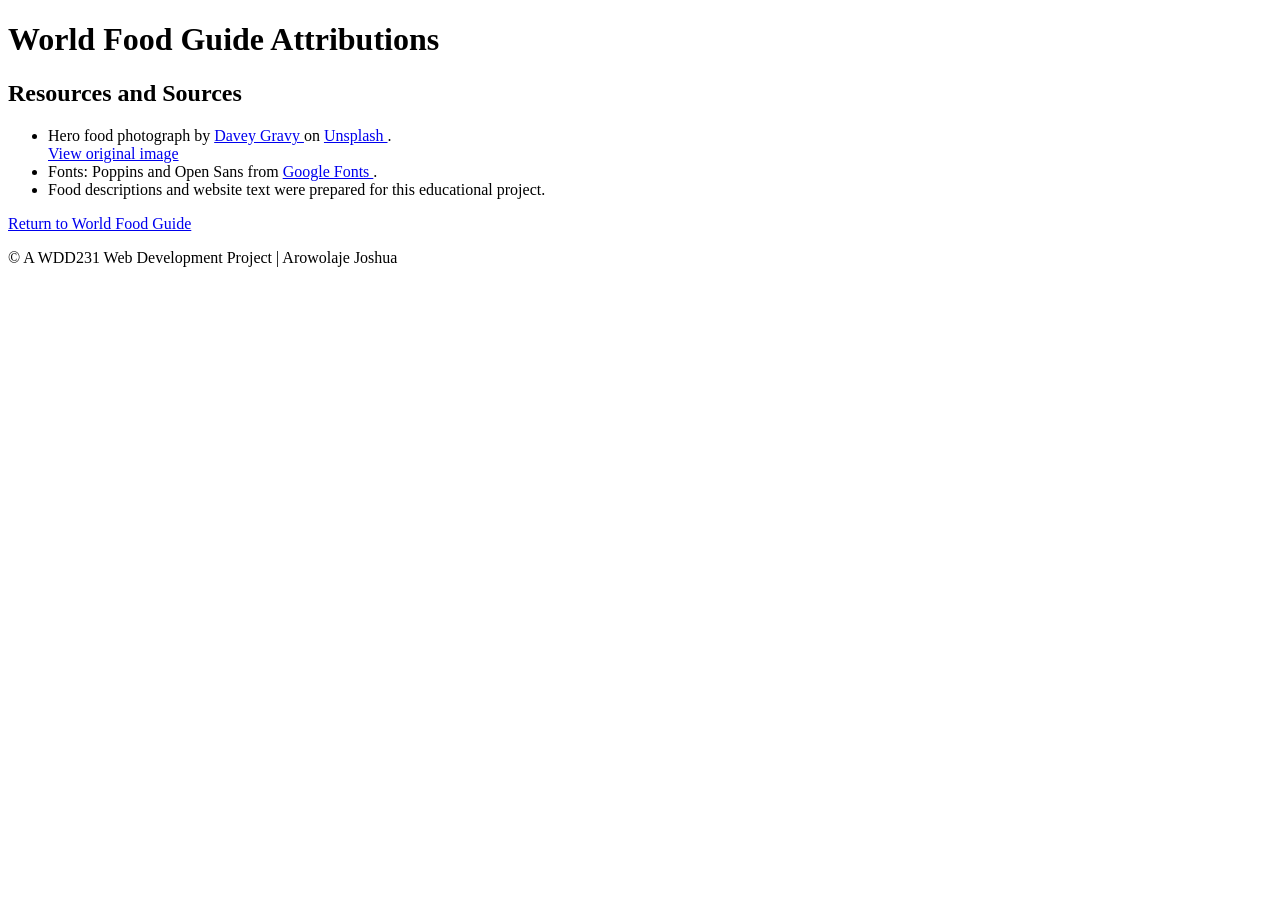
<file: finalproject/attributions.html>
<!DOCTYPE html>
<html lang="en">

<head>
    <meta charset="UTF-8">

    <meta
        name="viewport" content="width=device-width, initial-scale=1.0"
    >

    <meta name="description" content="Sources and attributions for the World Food Guide project.">

    <meta name="author" content="Arowolaje Joshua Oluwatimileyin">

    <title>World Food Guide | Attributions</title>

    <link rel="icon" href="images/favicon.ico">
</head>

<body>

    <header>
        <h1>World Food Guide Attributions</h1>
    </header>

    <main>

        <h2>Resources and Sources</h2>

        <ul>

            <li>
                Hero food photograph by
                <a
                    href="https://unsplash.com/@davey_gravy"
                    target="_blank"
                    rel="noopener noreferrer">
                    Davey Gravy
                </a>
                on
                <a
                    href="https://unsplash.com/"
                    target="_blank"
                    rel="noopener noreferrer">
                    Unsplash
                </a>.
                <br>
                <a
                    href="https://plus.unsplash.com/premium_photo-1673108852141-e8c3c22a4a22?q=80&amp;w=870&amp;auto=format&amp;fit=crop&amp;ixlib=rb-4.1.0&amp;ixid=M3wxMjA3fDB8MHxwaG90by1wYWdlfHx8fGVufDB8fHx8fA%3D%3D"
                    target="_blank"
                    rel="noopener noreferrer">
                    View original image
                </a>
            </li>

            <li>
                Fonts: Poppins and Open Sans from
                <a
                    href="https://fonts.google.com/"
                    target="_blank"
                    rel="noopener noreferrer">
                    Google Fonts
                </a>.
            </li>

            <li>
                Food descriptions and website text were
                prepared for this educational project.
            </li>

        </ul>

        <p>
            <a href="index.html">
                Return to World Food Guide
            </a>
        </p>

    </main>

    <footer>
        <p> 
            &copy; <span id="current-year"></span> A WDD231 Web Development Project | Arowolaje Joshua
        </p>
    </footer>

    <script type="module" src="scripts/main.js"></script>

</body>

</html>
</file>
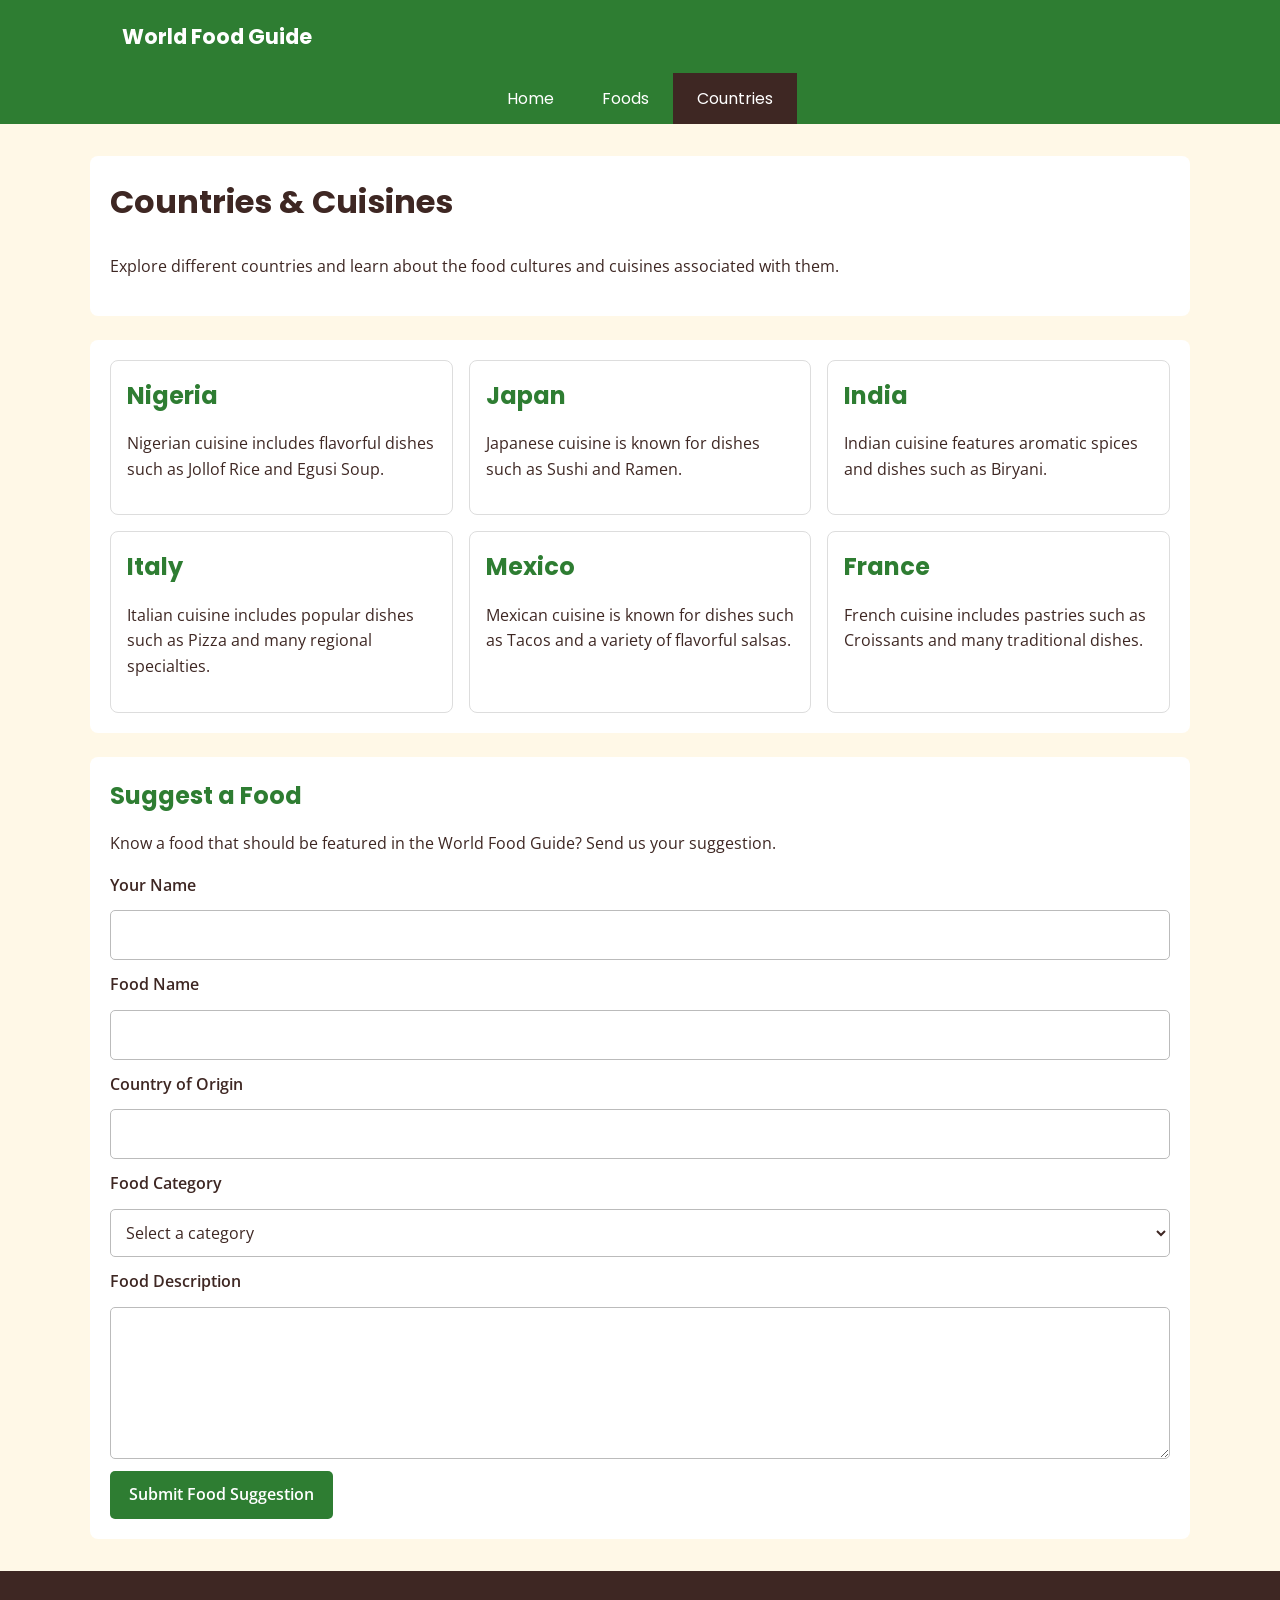
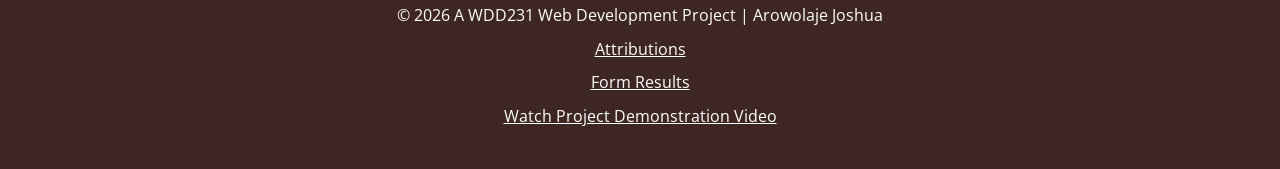
<file: finalproject/countries.html>
<!DOCTYPE html>
<html lang="en">

<head>
    <meta charset="UTF-8">

    <meta name="viewport" content="width=device-width, initial-scale=1.0">

    <meta
        name="description"
        content="Explore countries and learn about the cuisines and food traditions that make each culture unique."
    >

    <meta
        name="author"
        content="Arowolaje Joshua Oluwatimileyin"
    >

    <!-- Open Graph Metadata -->
    <meta
        property="og:title"
        content="World Food Guide | Countries"
    >

    <meta
        property="og:description"
        content="Explore countries and discover their cuisines and food traditions."
    >

    <meta property="og:type" content="website">

    <meta
        property="og:image"
        content="images/hero-food.jpg"
    >

    <meta
        property="og:url"
        content="https://aj-devhub.github.io/wdd231/final/countries.html"
    >

    <title>World Food Guide | Countries</title>

    <link rel="icon" href="images/favicon.ico">

    <!-- Google Fonts -->
    <link rel="preconnect" href="https://fonts.googleapis.com">

    <link
        rel="preconnect"
        href="https://fonts.gstatic.com"
        crossorigin
    >

    <link
        href="https://fonts.googleapis.com/css2?family=Open+Sans:wght@400;600&family=Poppins:wght@500;600;700&display=swap"
        rel="stylesheet"
    >

    <!-- CSS -->
    <link rel="stylesheet" href="styles/normalize.css">
    <link rel="stylesheet" href="styles/small.css">
    <link rel="stylesheet" href="styles/larger.css">
</head>

<body>

    <header>

        <div class="site-header">

            <a href="index.html" class="site-logo">
                World Food Guide
            </a>

            <button
                id="menu-button"
                type="button"
                aria-label="Open navigation menu"
                aria-expanded="false"
                aria-controls="navigation"
            >
                ☰
            </button>

        </div>

        <nav id="navigation" aria-label="Main navigation">

            <ul>

                <li>
                    <a href="index.html">
                        Home
                    </a>
                </li>

                <li>
                    <a href="foods.html">
                        Foods
                    </a>
                </li>

                <li>
                    <a
                        href="countries.html"
                        class="active"
                        aria-current="page"
                    >
                        Countries
                    </a>
                </li>

            </ul>

        </nav>

    </header>

    <main>

        <section>

            <h1>Countries & Cuisines</h1>

            <p>
                Explore different countries and learn about
                the food cultures and cuisines associated with
                them.
            </p>

        </section>

        <section class="category-container">

            <article class="category">

                <h2>Nigeria</h2>

                <p>
                    Nigerian cuisine includes flavorful dishes
                    such as Jollof Rice and Egusi Soup.
                </p>

            </article>

            <article class="category">

                <h2>Japan</h2>

                <p>
                    Japanese cuisine is known for dishes such
                    as Sushi and Ramen.
                </p>

            </article>

            <article class="category">

                <h2>India</h2>

                <p>
                    Indian cuisine features aromatic spices
                    and dishes such as Biryani.
                </p>

            </article>

            <article class="category">

                <h2>Italy</h2>

                <p>
                    Italian cuisine includes popular dishes
                    such as Pizza and many regional specialties.
                </p>

            </article>

            <article class="category">

                <h2>Mexico</h2>

                <p>
                    Mexican cuisine is known for dishes such
                    as Tacos and a variety of flavorful salsas.
                </p>

            </article>

            <article class="category">

                <h2>France</h2>

                <p>
                    French cuisine includes pastries such as
                    Croissants and many traditional dishes.
                </p>

            </article>

        </section>

        <section>

            <h2>Suggest a Food</h2>

            <p>
                Know a food that should be featured in the
                World Food Guide? Send us your suggestion.
            </p>

            <form
                action="form-action.html"
                method="get"
            >

                <label for="name">
                    Your Name
                </label>

                <input
                    type="text"
                    id="name"
                    name="name"
                    required
                    autocomplete="name"
                >

                <label for="food">
                    Food Name
                </label>

                <input
                    type="text"
                    id="food"
                    name="food"
                    required
                >

                <label for="country">
                    Country of Origin
                </label>

                <input
                    type="text"
                    id="country"
                    name="country"
                    required
                >

                <label for="category">
                    Food Category
                </label>

                <select
                    id="category"
                    name="category"
                    required
                >

                    <option value="">
                        Select a category
                    </option>

                    <option value="African">
                        African
                    </option>

                    <option value="Asian">
                        Asian
                    </option>

                    <option value="European">
                        European
                    </option>

                    <option value="North American">
                        North American
                    </option>

                    <option value="South American">
                        South American
                    </option>

                    <option value="Other">
                        Other
                    </option>

                </select>

                <label for="description">
                    Food Description
                </label>

                <textarea
                    id="description"
                    name="description"
                    rows="5"
                    required
                ></textarea>

                <button
                    type="submit"
                    class="button"
                >
                    Submit Food Suggestion
                </button>

            </form>

        </section>

    </main>

    <footer>

        <p> 
            &copy; <span id="current-year"></span> A WDD231 Web Development Project | Arowolaje Joshua
        </p>
        
        <p>
            <a href="attributions.html">
                Attributions
            </a>
        </p>

        <p>
            <a href="form-action.html">
                Form Results
            </a>
        </p>

        <p>
            <a href="https://youtube.com/shorts/i2Xhuj-dZDs" target="_blank" rel="noopener noreferrer"> Watch Project Demonstration Video</a>
        </p>

    </footer>

    <script type="module" src="scripts/main.js"></script>

</body>

</html>
</file>
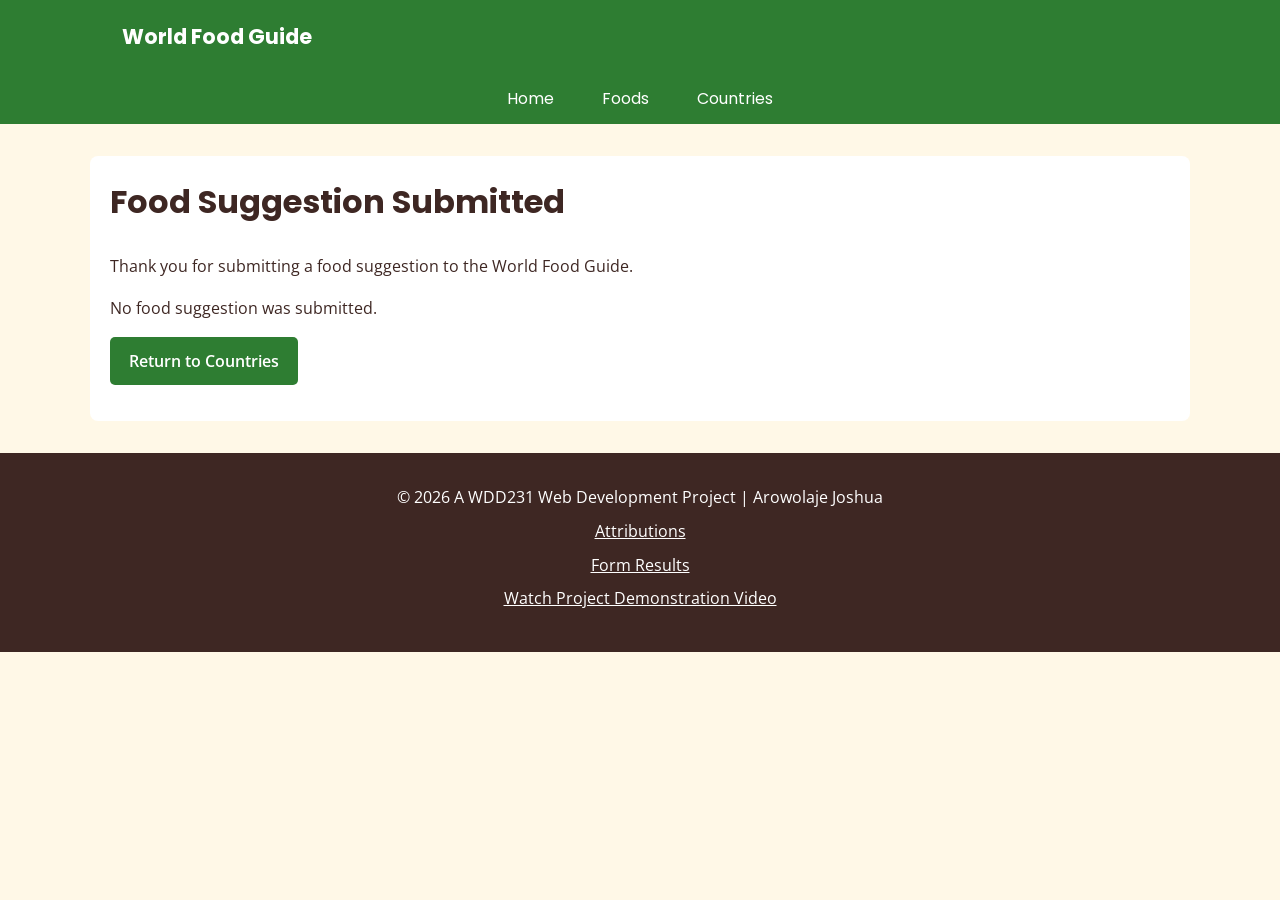
<file: finalproject/form-action.html>
<!DOCTYPE html>
<html lang="en">

<head>
    <meta charset="UTF-8">

    <meta name="viewport" content="width=device-width, initial-scale=1.0">

    <meta
        name="description"
        content="View the food suggestion submitted to the World Food Guide."
    >

    <meta
        name="author"
        content="Arowolaje Joshua Oluwatimileyin"
    >

    <!-- Open Graph Metadata -->
    <meta
        property="og:title"
        content="World Food Guide | Form Results"
    >

    <meta
        property="og:description"
        content="View your submitted food suggestion."
    >

    <meta property="og:type" content="website">

    <meta
        property="og:image"
        content="images/hero-food.jpg"
    >

    <meta
        property="og:url"
        content="https://aj-devhub.github.io/wdd231/final/form-action.html"
    >

    <title>World Food Guide | Form Results</title>

    <link rel="icon" href="images/favicon.ico">

    <!-- Google Fonts -->
    <link rel="preconnect" href="https://fonts.googleapis.com">

    <link
        rel="preconnect"
        href="https://fonts.gstatic.com"
        crossorigin
    >

    <link
        href="https://fonts.googleapis.com/css2?family=Open+Sans:wght@400;600&family=Poppins:wght@500;600;700&display=swap"
        rel="stylesheet"
    >

    <!-- CSS -->
    <link rel="stylesheet" href="styles/normalize.css">
    <link rel="stylesheet" href="styles/small.css">
    <link rel="stylesheet" href="styles/larger.css">
</head>

<body>

    <header>

        <div class="site-header">

            <a href="index.html" class="site-logo">
                World Food Guide
            </a>

            <button
                id="menu-button"
                type="button"
                aria-label="Open navigation menu"
                aria-expanded="false"
                aria-controls="navigation"
            >
                ☰
            </button>

        </div>

        <nav id="navigation" aria-label="Main navigation">

            <ul>

                <li>
                    <a href="index.html">
                        Home
                    </a>
                </li>

                <li>
                    <a href="foods.html">
                        Foods
                    </a>
                </li>

                <li>
                    <a href="countries.html">
                        Countries
                    </a>
                </li>

            </ul>

        </nav>

    </header>

    <main>

        <section>

            <h1>Food Suggestion Submitted</h1>

            <p>
                Thank you for submitting a food suggestion
                to the World Food Guide.
            </p>

            <div id="form-results">
                <p>Loading your submission...</p>
            </div>

            <p>
                <a href="countries.html" class="button">
                    Return to Countries
                </a>
            </p>

        </section>

    </main>

    <footer>

        <p> 
            &copy; <span id="current-year"></span> A WDD231 Web Development Project | Arowolaje Joshua
        </p>

        <p>
            <a href="attributions.html">
                Attributions
            </a>
        </p>

        <p>
            <a href="form-action.html">
                Form Results
            </a>
        </p>

        <p>
            <a href="https://youtube.com/shorts/i2Xhuj-dZDs" target="_blank" rel="noopener noreferrer"> Watch Project Demonstration Video</a>
        </p>
    </footer>

    <script type="module" src="scripts/main.js"></script>
    <script type="module" src="scripts/form-action.js"></script>

</body>

</html>
</file>
<file: styles/base.css>
:root {
  --primary-color: #003366;
  --secondary-color: #ffca28;
  --accent-completed: #2e7d32;
  --bg-completed: #e8f5e9;
  --accent-uncompleted: #c62828;
  --bg-uncompleted: #ffebee;
  --text-dark: #212121;
  --text-light: #ffffff;
  --bg-light: #f4f6f8;
  --card-bg: #ffffff;
  --font-family: 'Roboto', sans-serif;
}

* {
  box-sizing: border-box;
}

body {
  font-family: var(--font-family);
  margin: 0;
  padding: 0;
  background-color: var(--bg-light);
  color: var(--text-dark);
}

/* Header Grid Structure */
header {
  display: grid;
  grid-template-columns: 24px auto 44px;
  align-items: center;
  gap: 15px;
  background-color: var(--primary-color);
  color: var(--text-light);
  padding: 10px 15px;
}

header img {
  width: 24px;
  height: auto;
}

header span {
  font-size: 1.25rem;
  font-weight: 700;
}

.hamburger {
  background: none;
  border: none;
  color: var(--text-light);
  font-size: 1.8rem;
  min-width: 44px;
  min-height: 44px;
  cursor: pointer;
  display: flex;
  align-items: center;
  justify-content: center;
}

.hamburger::before {
  content: "\2630";
}

.hamburger.show::before {
  content: "\00D7";
}

/* Mobile Navigation */
.navigation {
  display: none;
  background-color: #002244;
}

.navigation.show {
  display: block;
}

.navigation ul {
  list-style-type: none;
  margin: 0;
  padding: 0;
}

.navigation a {
  display: flex;
  align-items: center;
  min-height: 44px;
  padding: 0 20px;
  color: var(--text-light);
  text-decoration: none;
  font-weight: 500;
}

.navigation a:hover {
  background-color: rgba(255, 255, 255, 0.1);
}

/* Wayfinding */
.navigation .current a {
  background-color: var(--secondary-color);
  color: var(--text-dark);
}

/* Main Layout */
main {
  padding: 15px;
  max-width: 1200px;
  margin: 0 auto;
}

h1 {
  margin-top: 0;
  color: var(--primary-color);
}

.grid-container {
  display: flex;
  flex-direction: column;
  gap: 15px;
}

.card {
  background-color: var(--card-bg);
  padding: 15px;
  border-radius: 8px;
  box-shadow: 0 2px 5px rgba(0,0,0,0.1);
}

.card h2 {
  margin-top: 0;
  border-bottom: 2px solid var(--primary-color);
  padding-bottom: 5px;
  color: var(--primary-color);
}

.card.photo img {
  width: 100%;
  max-width: 250px;
  height: auto;
  display: block;
  margin: 0 auto;
  border-radius: 6px;
}

/* Filter Buttons */
.filter-buttons {
  display: flex;
  gap: 10px;
  margin-bottom: 15px;
  justify-content: center;
}

.filter-buttons button {
  min-height: 44px;
  padding: 0 20px;
  border: 1px solid var(--primary-color);
  background-color: var(--card-bg);
  color: var(--primary-color);
  border-radius: 4px;
  font-weight: bold;
  cursor: pointer;
}

.filter-buttons button.active,
.filter-buttons button:hover {
  background-color: var(--primary-color);
  color: var(--text-light);
}

/* Course Grid */
.course-grid {
  display: grid;
  grid-template-columns: repeat(auto-fill, minmax(130px, 1fr));
  gap: 10px;
}

.course-card {
  padding: 12px;
  border-radius: 6px;
  text-align: center;
  font-weight: 500;
}

.course-card.completed {
  background-color: var(--bg-completed);
  color: var(--accent-completed);
  border: 1px solid var(--accent-completed);
}

.course-card.uncompleted {
  background-color: var(--bg-uncompleted);
  color: var(--accent-uncompleted);
  border: 1px solid var(--accent-uncompleted);
}

.credit-summary {
  margin-top: 15px;
  font-weight: 700;
  text-align: center;
  color: var(--primary-color);
}

/* Footer */
footer {
  background-color: var(--primary-color);
  color: var(--text-light);
  text-align: center;
  padding: 20px 15px;
  margin-top: 30px;
}

footer img {
    filter: brightness(0) invert(1);
}

.social-links {
  display: flex;
  justify-content: center;
  column-gap: 20px;
  margin-bottom: 15px;
}

.social-links a {
  color: var(--text-light);
  display: inline-flex;
  align-items: center;
  justify-content: center;
  min-width: 44px;
  min-height: 44px;
}









dialog {
  border: 1px solid rgb(0 0 0 / 10%);
  border-radius: .25rem;
  padding: 1rem;
  background-color: #fff;
  box-shadow: 0 0 3rem #777;
  width: 90%;
  max-width: 600px;
}

::backdrop {
  background-color: rgb(0 0 0 / 50%);
}

dialog button {
  position: absolute;
  top: 23px;
  right: 23px;
  padding: .5rem 1rem;
  border: 1px solid rgb(0 0 0 / 10%);
}
</file>
<file: styles/larger.css>
@media screen and (min-width: 768px) {
  .hamburger {
    display: none;
  }

  .navigation {
    display: block;
  }

  .navigation ul {
    display: flex;
    justify-content: flex-start;
    max-width: 1200px;
    margin: 0 auto;
  }

  .navigation a {
    padding: 12px 24px;
  }

  /* Matches the wireframe desktop layout */
  .grid-container {
    display: grid;
    grid-template-columns: 2fr 1fr;
    gap: 20px;
  }

  .certificate {
    grid-column: 1 / -1;
  }

  footer img {
    filter: brightness(0) invert(1);
  }
}
</file>
<file: chamber/styles/small.css>
/* ==============================
   GENERAL STYLES
================================= */

* {
    box-sizing: border-box;
}

html {
    overflow-x: hidden;
}

body {
    margin: 0;
    font-family: Arial, Helvetica, sans-serif;
    color: #222;
    background-color: #f5f5f5;
    overflow-x: hidden;
    font-family: "Roboto", sans-serif;
}

img {
    max-width: 100%;
    height: auto;
}

a {
    color: inherit;
}


/* ==============================
   HEADER
================================= */

header {
    background-color: #12355b;
    color: white;
    padding: 1rem;
    display: grid;
    grid-template-columns: auto 1fr auto;
    align-items: center;
    gap: 0.75rem;
}

header img {
    width: 50px;
    height: 50px;
    object-fit: contain;
}

header span {
    font-size: 1.3rem;
    font-weight: bold;
    margin-left: 0.5rem;
}


/* ==============================
   HAMBURGER MENU
================================= */

.hamburger {
    display: block;
    width: 44px;
    height: 44px;
    position: relative;
    border: none;
    background: transparent;
    cursor: pointer;
    padding: 0;
}


/* Three hamburger lines */

.hamburger::before {
    content: "";
    position: absolute;
    left: 8px;
    top: 12px;
    width: 28px;
    height: 3px;
    background-color: white;

    box-shadow:
        0 9px 0 white,
        0 18px 0 white;

    transition:
        transform 0.3s ease,
        box-shadow 0.3s ease,
        top 0.3s ease;
}


/* Change hamburger into X */

.hamburger.open::before {
    top: 21px;
    transform: rotate(45deg);
    box-shadow: none;
}


/* Second line of the X */

.hamburger.open::after {
    content: "";
    position: absolute;
    left: 8px;
    top: 21px;
    width: 28px;
    height: 3px;
    background-color: white;

    transform: rotate(-45deg);

    transition: transform 0.3s ease;
}


/* ==============================
   NAVIGATION
================================= */

nav {
    display: none;
    grid-column: 1 / -1;
    flex-direction: column;
    width: 100%;
    margin-top: 1rem;
}

nav.open {
    display: flex;
}

nav a {
    display: block;
    width: 100%;
    padding: 0.9rem;
    text-align: center;
    text-decoration: none;
    color: white;
    border-top: 1px solid rgba(255, 255, 255, 0.2);
}

nav a:hover,
nav a.active {
    background-color: #f4b942;
    color: #12355b;
}


/* ==============================
   MAIN
================================= */

main {
    width: 100%;
    max-width: 1200px;
    margin: 0 auto;
    padding: 1rem;
}

main h1 {
    color: #12355b;
    font-size: 2rem;
    margin-top: 0;
    margin-bottom: 1.5rem;
}


/* ==============================
   GRID / LIST BUTTONS
================================= */

.view-button {
    display: flex;
    justify-content: center;
    gap: 1rem;
    margin-bottom: 1.5rem;
}

.view-button button {
    padding: 0.7rem 1.5rem;
    border: 2px solid #12355b;
    border-radius: 4px;
    background-color: white;
    color: #12355b;
    font-weight: bold;
    cursor: pointer;
}

.view-button button:hover {
    background-color: #f4b942;
}


/* ==============================
   DIRECTORY GRID
================================= */

#members.grid {
    display: grid;
    grid-template-columns: 1fr;
    gap: 1rem;
}


/* ==============================
   MEMBER CARDS
================================= */

#members article {
    background-color: white;
    border: 1px solid #ccc;
    border-radius: 8px;
    padding: 1rem;
    text-align: center;
    box-shadow: 0 2px 5px rgba(0, 0, 0, 0.1);
}

#members article img {
    width: 100%;
    max-width: 180px;
    height: 130px;
    object-fit: contain;
    margin-bottom: 0.75rem;
}

#members article h2 {
    color: #12355b;
    font-size: 1.25rem;
    margin: 0.5rem 0;
}

#members article p {
    margin: 0.5rem 0;
    line-height: 1.5;
}

#members article a {
    display: inline-block;
    margin-top: 0.5rem;
    color: #12355b;
    font-weight: bold;
    text-decoration: underline;
}


/* ==============================
   LIST VIEW
================================= */

#members.list {
    display: block;
}

#members.list article {
    display: flex;
    flex-direction: column;
    text-align: left;
    margin-bottom: 1rem;
}

#members.list article img {
    display: none;
}


/* ==============================
   FOOTER
================================= */

footer {
    background-color: #12355b;
    color: white;
    padding: 2rem 1rem;
    display: grid;
    grid-template-columns: 1fr;
    gap: 1.5rem;
    text-align: center;
    margin-top: 2rem;
}

footer h2 {
    margin-top: 0;
    font-size: 1.2rem;
}

footer p {
    margin: 0.4rem 0;
    line-height: 1.5;
}


/* ==============================
   SOCIAL LINKS
================================= */

.social-links {
    display: flex;
    justify-content: center;
    align-items: center;
    gap: 1rem;
}

.social-links a {
    display: inline-block;
}

.social-links img {
    width: 30px;
    height: 30px;
}


/* ==============================
   PREVENT OVERFLOW
================================= */

main,
header,
footer {
    max-width: 100%;
}







/* HOME PAGE */

.hero {
    margin-bottom: 2rem;
}

.hero img {
    display: block;
    width: 100%;
    height: auto;
}

.hero-content {
    padding: 1.5rem;
    background-color: white;
}

.hero-content h1 {
    color: #12355b;
    margin-top: 0;
}

.hero-content p {
    line-height: 1.5;
}

.hero-content a {
    display: inline-block;
    padding: 0.8rem 1.2rem;
    background-color: #f4b942;
    color: #12355b;
    text-decoration: none;
    font-weight: bold;
    border-radius: 4px;
}

.events {
    margin-bottom: 2rem;
}

.events article {
    background-color: white;
    padding: 1rem;
    margin-bottom: 1rem;
    border: 1px solid #ccc;
    border-radius: 8px;
}

.events h2,
.weather h2,
.spotlights h2 {
    color: #12355b;
}

.weather {
    background-color: white;
    padding: 1rem;
    margin-bottom: 2rem;
    border: 1px solid #ccc;
    border-radius: 8px;
}

.spotlights {
    margin-bottom: 2rem;
}

.spotlights article {
    background-color: white;
    padding: 1rem;
    margin-bottom: 1rem;
    border: 1px solid #ccc;
    border-radius: 8px;
}

.spotlights h3 {
    color: #12355b;
}

.spotlights p {
    line-height: 1.5;
}




/* ==============================
   JOIN PAGE
================================= */

.join-container {
    display: block;
}

.join-form {
    background-color: white;
    padding: 1.5rem;
    border: 1px solid #ccc;
    border-radius: 8px;
    margin-bottom: 2rem;
}

.join-form h2,
.membership-levels h2 {
    color: #12355b;
}

.join-form form {
    display: flex;
    flex-direction: column;
    gap: 1rem;
}

.join-form label {
    display: flex;
    flex-direction: column;
    gap: 0.4rem;
    font-weight: bold;
    color: #222;
}

.join-form input[type="text"],
.join-form input[type="email"],
.join-form input[type="tel"],
.join-form select,
.join-form textarea {
    width: 100%;
    padding: 0.75rem;
    border: 1px solid #999;
    border-radius: 4px;
    font: inherit;
}

.join-form textarea {
    resize: vertical;
}

.join-form input:focus,
.join-form select:focus,
.join-form textarea:focus {
    outline: 2px solid #f4b942;
    border-color: #12355b;
}

.join-form input[type="submit"] {
    padding: 0.8rem;
    border: none;
    border-radius: 4px;
    background-color: #12355b;
    color: white;
    font-weight: bold;
    font-size: 1rem;
    cursor: pointer;
}

.join-form input[type="submit"]:hover {
    background-color: #f4b942;
    color: #12355b;
}


/* ==============================
   MEMBERSHIP LEVELS
================================= */

.membership-levels {
    margin-bottom: 2rem;
}

.membership-card {
    background-color: white;
    border: 1px solid #ccc;
    border-radius: 8px;
    padding: 1.25rem;
    margin-bottom: 1rem;
    box-shadow: 0 2px 5px rgba(0, 0, 0, 0.1);

    animation: card-entrance 0.8s ease both;
}

.membership-card:nth-of-type(2) {
    animation-delay: 0.2s;
}

.membership-card:nth-of-type(3) {
    animation-delay: 0.4s;
}

.membership-card:nth-of-type(4) {
    animation-delay: 0.6s;
}

.membership-card h3 {
    color: #12355b;
    margin-top: 0;
}

.membership-card a {
    display: inline-block;
    padding: 0.6rem 1rem;
    background-color: #f4b942;
    color: #12355b;
    text-decoration: none;
    font-weight: bold;
    border-radius: 4px;
}

.membership-card a:hover {
    background-color: #12355b;
    color: white;
}


/* ==============================
   MEMBERSHIP CARD ANIMATION
================================= */

@keyframes card-entrance {
    from {
        opacity: 0;
        margin-top: 2rem;
    }

    to {
        opacity: 1;
        margin-top: 0;
    }
}


/* ==============================
   DIALOG / MODALS
================================= */

dialog {
    border: 1px solid #ccc;
    border-radius: 8px;
    padding: 1.5rem;
    background-color: white;
    box-shadow: 0 0 3rem #777;
    width: 90%;
    max-width: 500px;
}

dialog::backdrop {
    background-color: rgb(0 0 0 / 50%);
}

dialog h2 {
    color: #12355b;
}

dialog li {
    margin-bottom: 0.6rem;
    line-height: 1.5;
}

.close-modal {
    padding: 0.6rem 1rem;
    border: none;
    border-radius: 4px;
    background-color: #12355b;
    color: white;
    font-weight: bold;
    cursor: pointer;
}

.close-modal:hover {
    background-color: #f4b942;
    color: #12355b;
}


/* ==============================
   THANK YOU PAGE
================================= */

.thankyou {
    background-color: white;
    border: 1px solid #ccc;
    border-radius: 8px;
    padding: 1.5rem;
    margin-bottom: 2rem;
}

.thankyou h2 {
    color: #12355b;
}

.thankyou p {
    line-height: 1.5;
}

.submitted-info {
    margin-top: 1.5rem;
    border-top: 1px solid #ccc;
    padding-top: 1rem;
}

.submitted-info p {
    padding: 0.75rem;
    margin: 0;
    border-bottom: 1px solid #ddd;
}

.submitted-info strong {
    color: #12355b;
}









/* ==============================
   DISCOVER PAGE
================================= */

#visit-message {
    background-color: white;
    border-left: 5px solid #f4b942;
    padding: 1rem;
    margin-bottom: 1.5rem;
    line-height: 1.5;
}

#discover-container {
    display: grid;
    grid-template-columns: 1fr;
    grid-template-areas:
        "card1"
        "card2"
        "card3"
        "card4"
        "card5"
        "card6"
        "card7"
        "card8";
    gap: 1rem;
}

.discover-card {
    background-color: white;
    border: 1px solid #ccc;
    border-radius: 8px;
    padding: 1rem;
}

.discover-card:nth-child(1) {
    grid-area: card1;
}

.discover-card:nth-child(2) {
    grid-area: card2;
}

.discover-card:nth-child(3) {
    grid-area: card3;
}

.discover-card:nth-child(4) {
    grid-area: card4;
}

.discover-card:nth-child(5) {
    grid-area: card5;
}

.discover-card:nth-child(6) {
    grid-area: card6;
}

.discover-card:nth-child(7) {
    grid-area: card7;
}

.discover-card:nth-child(8) {
    grid-area: card8;
}

.discover-card h2 {
    color: #12355b;
    margin-top: 0;
}

.discover-card figure {
    margin: 0 0 1rem;
}

.discover-card img {
    display: block;
    width: 100%;
    height: 200px;
    object-fit: cover;
    transition: transform 0.3s ease, box-shadow 0.3s ease;
}

.discover-card address {
    font-style: normal;
    font-weight: bold;
    margin-bottom: 0.75rem;
}

.discover-card p {
    line-height: 1.5;
}

.discover-card button {
    padding: 0.7rem 1rem;
    border: none;
    border-radius: 4px;
    background-color: #12355b;
    color: white;
    font-weight: bold;
    cursor: pointer;
}
</file>
<file: chamber/styles/larger.css>
/* ==============================
   LARGE SCREEN STYLES
================================= */

@media screen and (min-width: 768px) {

    /* ==========================
       HEADER
    ============================= */

    header {
        padding: 1rem 2rem;
        grid-template-columns: auto 1fr;
        align-items: center;
    }

    header img {
        width: 60px;
        height: 60px;
    }

    header span {
        font-size: 1.5rem;
    }


    /* ==========================
       HAMBURGER
    ============================= */

    .hamburger {
        display: none;
    }


    /* ==========================
       NAVIGATION
    ============================= */

    nav {
        display: flex;
        grid-column: 2;
        grid-row: 1;
        flex-direction: row;
        justify-content: flex-end;
        align-items: center;
        width: auto;
        margin-top: 0;
    }

    nav a {
        width: auto;
        padding: 0.8rem 1rem;
        border-top: none;
    }


    /* ==========================
       MAIN
    ============================= */

    main {
        padding: 2rem;
    }

    main h1 {
        font-size: 2.5rem;
    }


    /* ==========================
       MEMBER GRID
    ============================= */

    #members.grid {
        grid-template-columns: repeat(3, 1fr);
        gap: 1.5rem;
    }


    /* ==========================
       MEMBER CARDS
    ============================= */

    #members article {
        min-height: 300px;
    }

    #members article img {
        height: 140px;
    }


    /* ==========================
       LIST VIEW
    ============================= */

    #members.list article {
        display: grid;
        grid-template-columns: 150px 1fr;
        column-gap: 1.5rem;
        align-items: center;
        text-align: left;
        margin-bottom: 1rem;
    }

    #members.list article img {
        display: block;
        width: 150px;
        height: 100px;
        object-fit: contain;
    }


    /* ==========================
       FOOTER
    ============================= */

    footer {
        grid-template-columns: 1fr auto 1fr;
        text-align: left;
        padding: 2rem;
        align-items: center;
    }

    .social-links {
        justify-content: center;
    }

    .footer-project {
        text-align: right;
    }








/* HOME PAGE */

    .hero {
        display: grid;
        grid-template-columns: 2fr 1fr;
        align-items: center;
    }

    .hero img {
        width: 100%;
        height: 350px;
        object-fit: cover;
    }

    .hero-content {
        padding: 2rem;
    }

    .spotlights {
        display: grid;
        grid-template-columns: repeat(3, 1fr);
        gap: 1.5rem;
    }

    .spotlights h2 {
        grid-column: 1 / -1;
    }

    .spotlights article {
        margin-bottom: 0;
    }


    /* ==============================
       JOIN PAGE
    ================================= */
    main > .join-container {
        display: grid;
        grid-template-columns: 2fr 1fr;
        gap: 2rem;
        align-items: start;
    }

    /* THANK YOU PAGE */
    main > .thankyou {
        max-width: 800px;
        margin: 0 auto 2rem;
        padding: 2rem;
    }
}


@media screen and (min-width: 641px) {

    .discover-card img:hover {
        transform: scale(1.03);
        box-shadow: 0 4px 10px rgba(0, 0, 0, 0.25);
    }

}






@media screen and (min-width: 641px) and (max-width: 1024px) {

    #discover-container {
        grid-template-columns: repeat(2, 1fr);

        grid-template-areas:
            "card1 card2"
            "card3 card4"
            "card5 card6"
            "card7 card8";

        gap: 1.5rem;
    }

}







@media screen and (min-width: 1025px) {

    #discover-container {
        grid-template-columns: repeat(4, 1fr);

        grid-template-areas:
            "card1 card2 card3 card4"
            "card5 card6 card7 card8";

        gap: 1.5rem;
    }

}
</file>
<file: finalproject/styles/small.css>
:root {
    --green: #2E7D32;
    --cream: #FFF8E7;
    --brown: #3E2723;
    --white: #ffffff;
}

body {
    font-family: "Open Sans", sans-serif;
    background-color: var(--cream);
    color: var(--brown);
    line-height: 1.6;
}

h1,
h2,
h3,
nav,
.site-logo {
    font-family: "Poppins", sans-serif;
}

h1,
h2,
h3,
p {
    margin-top: 0;
}

h1 {
    font-size: 2rem;
}

h2 {
    color: var(--green);
    margin-bottom: 1rem;
}

h3 {
    margin-bottom: 0.5rem;
}

/* Header */

header {
    background-color: var(--green);
    color: var(--white);
}

.site-header {
    display: flex;
    align-items: center;
    justify-content: space-between;
    padding: 1rem;
}

.site-logo {
    color: var(--white);
    text-decoration: none;
    font-size: 1.3rem;
    font-weight: 700;
}

#menu-button {
    background: none;
    border: 2px solid var(--white);
    color: var(--white);
    font-size: 1.5rem;
    padding: 0.25rem 0.6rem;
}

/* Navigation */

nav {
    display: none;
}

nav.open {
    display: block;
}

nav ul {
    display: flex;
    flex-direction: column;
}

nav a {
    display: block;
    color: var(--white);
    text-decoration: none;
    padding: 0.8rem 1rem;
    text-align: center;
}

nav a:hover,
nav a.active {
    background-color: var(--brown);
}

/* Main */

main {
    width: 92%;
    max-width: 1100px;
    margin: 1.5rem auto;
}

/* Sections */

section {
    background-color: var(--white);
    margin-bottom: 1.5rem;
    padding: 1.25rem;
    border-radius: 8px;
}

/* Hero */

.hero {
    padding: 0;
    overflow: hidden;
}

.hero img {
    width: 100%;
    height: auto;
    display: block;
}

.hero-content {
    padding: 1.5rem;
}

.hero-content h1 {
    color: var(--green);
}

.button {
    display: inline-block;
    background-color: var(--green);
    color: var(--white);
    text-decoration: none;
    padding: 0.7rem 1.2rem;
    border-radius: 5px;
    font-weight: 600;
}

.button:hover {
    background-color: var(--brown);
}

/* Featured Foods */

#featured-food-container {
    display: grid;
    gap: 1rem;
}

.food-card {
    border: 1px solid #ddd;
    border-radius: 8px;
    padding: 1rem;
}

.food-card img {
    width: 100%;
    height: auto;
    display: block;
    border-radius: 5px;
    margin-bottom: 1rem;
}

.food-card h3 {
    color: var(--green);
}

/* Food Details Button */

.details-button {
    background-color: var(--green);
    color: var(--white);
    border: none;
    padding: 0.7rem 1rem;
    border-radius: 5px;
    font-weight: 600;
}

.details-button:hover {
    background-color: var(--brown);
}

/* Last Viewed Food */

#last-viewed {
    font-weight: 600;
    color: var(--green);
}

/* Food Modal */

#food-modal {
    width: 90%;
    max-width: 500px;
    border: none;
    border-radius: 8px;
    padding: 1.5rem;
    color: var(--brown);
}

#food-modal::backdrop {
    background-color: rgba(0, 0, 0, 0.6);
}

#modal-close {
    display: block;
    margin-left: auto;
    background: none;
    border: none;
    color: var(--brown);
    font-size: 2rem;
    line-height: 1;
}

#modal-content h2 {
    color: var(--green);
}

/* Food Categories */

.category-container {
    display: grid;
    gap: 1rem;
}

.category {
    border: 1px solid #ddd;
    border-radius: 8px;
    padding: 1rem;
}

.category h3 {
    color: var(--green);
}

/* Form */

form {
    display: grid;
    gap: 0.75rem;
}

form label {
    font-weight: 600;
}

form input,
form select,
form textarea {
    width: 100%;
    padding: 0.7rem;
    border: 1px solid #bbb;
    border-radius: 5px;
    background-color: var(--white);
    color: var(--brown);
}

form textarea {
    resize: vertical;
}

form input:focus,
form select:focus,
form textarea:focus {
    outline: 2px solid var(--green);
}

form .button {
    border: none;
    cursor: pointer;
    width: fit-content;
}

/* Footer */

footer {
    background-color: var(--brown);
    color: var(--white);
    text-align: center;
    padding: 1.5rem 1rem;
}

footer p {
    margin-bottom: 0.5rem;
}

footer a {
    color: var(--white);
}

footer a:hover {
    color: #FFD54F;
}

/* Small Screens */

@media (max-width: 320px) {

    h1 {
        font-size: 1.5rem;
    }

    main {
        width: 94%;
    }

    section {
        padding: 1rem;
    }

    .site-logo {
        font-size: 1.1rem;
    }

}
</file>
<file: finalproject/styles/larger.css>
/* Larger Screens */

@media (min-width: 700px) {

    /* Header */

    .site-header {
        max-width: 1100px;
        margin: 0 auto;
        padding: 1.25rem 2rem;
    }

    #menu-button {
        display: none;
    }

    /* Navigation */

    nav {
        display: block;
    }

    nav ul {
        flex-direction: row;
        justify-content: center;
    }

    nav a {
        padding: 0.8rem 1.5rem;
    }

    /* Main */

    main {
        margin: 2rem auto;
    }

    /* Hero */

    .hero-content {
        padding: 2rem;
    }

    .hero-content h1 {
        font-size: 2.5rem;
    }

    /* Featured Foods */

    #featured-food-container {
        grid-template-columns: repeat(3, 1fr);
    }

    /* Food Categories */

    .category-container {
        grid-template-columns: repeat(3, 1fr);
    }

    /* Footer */

    footer {
        padding: 2rem;
    }
}
</file>
<file: site-plan/styles/site-plan.css>
:root {
    --green: #2E7D32;
    --cream: #FFF8E7;
    --brown: #3E2723;
    --white: #ffffff;
}

* {
    margin: 0;
    padding: 0;
    box-sizing: border-box;
}

body {
    font-family: "Open Sans", sans-serif;
    background-color: var(--cream);
    color: var(--green);
    line-height: 1.6;
}

header {
    background-color: var(--green);
    color: var(--white);
    text-align: center;
    padding: 2rem 1rem;
}

h1, h2, h3 {
    font-family: "Poppins", sans-serif;
}

h1 {
    font-size: 2rem;
}

main {
    width: min(90%, 900px);
    margin: 2rem auto;
}

section {
    background-color: var(--white);
    margin-bottom: 1.5rem;
    padding: 1.5rem;
    border-left: 5px solid var(--green);
    border-radius: 6px;
}

h2 {
    color: var(--green);
    margin-bottom: 1rem;
}

h3 {
    margin-bottom: 0.5rem;
}

p {
    margin-bottom: 1rem;
}

ul {
    padding-left: 1.5rem;
}

li {
    margin-bottom: 0.5rem;
}

.hero img {
    width: 100%;
    height: 250px;
    object-fit: contain;
    display: block;
    margin: 0 auto;
}

footer {
    background-color: var(--brown);
    color: var(--white);
    text-align: center;
    padding: 1rem;
}

footer p {
    margin: 0;
}


@media (max-width: 600px) {
    header {
        padding: 1.5rem 1rem;
    }

    h1 {
        font-size: 1.5rem;
    }

    main {
        width: 92%;
        margin: 1.5rem auto;
    }

    section {
        padding: 1rem;
    }

    .hero img {
        height: 450px;
    }
}
</file>
<file: styles/prophets.css>
* {
    box-sizing: border-box;
}

body {
    margin: 0;
    font-family: Arial, Helvetica, sans-serif;
    background-color: #f4f4f4;
    color: #222;
}

header {
    background-color: #243447;
    color: white;
    text-align: center;
    padding: 2rem 1rem;
}

header h1 {
    margin: 0;
}

main {
    max-width: 1200px;
    margin: 0 auto;
    padding: 2rem 1rem;
}

#cards {
    display: grid;
    grid-template-columns: repeat(auto-fit, minmax(250px, 1fr));
    gap: 1.5rem;
}

#cards section {
    background-color: white;
    border: 1px solid #ddd;
    border-radius: 10px;
    padding: 1rem;
    text-align: center;
    box-shadow: 0 2px 8px rgba(0, 0, 0, 0.1);
}

#cards h2 {
    margin-top: 0;
    font-size: 1.3rem;
}

#cards img {
    width: 100%;
    max-width: 340px;
    height: auto;
    border-radius: 6px;
}

#cards p {
    margin: 0.5rem 0;
    line-height: 1.5;
}

footer {
    background-color: #243447;
    color: white;
    text-align: center;
    padding: 1.5rem;
    margin-top: 2rem;
}
</file>
